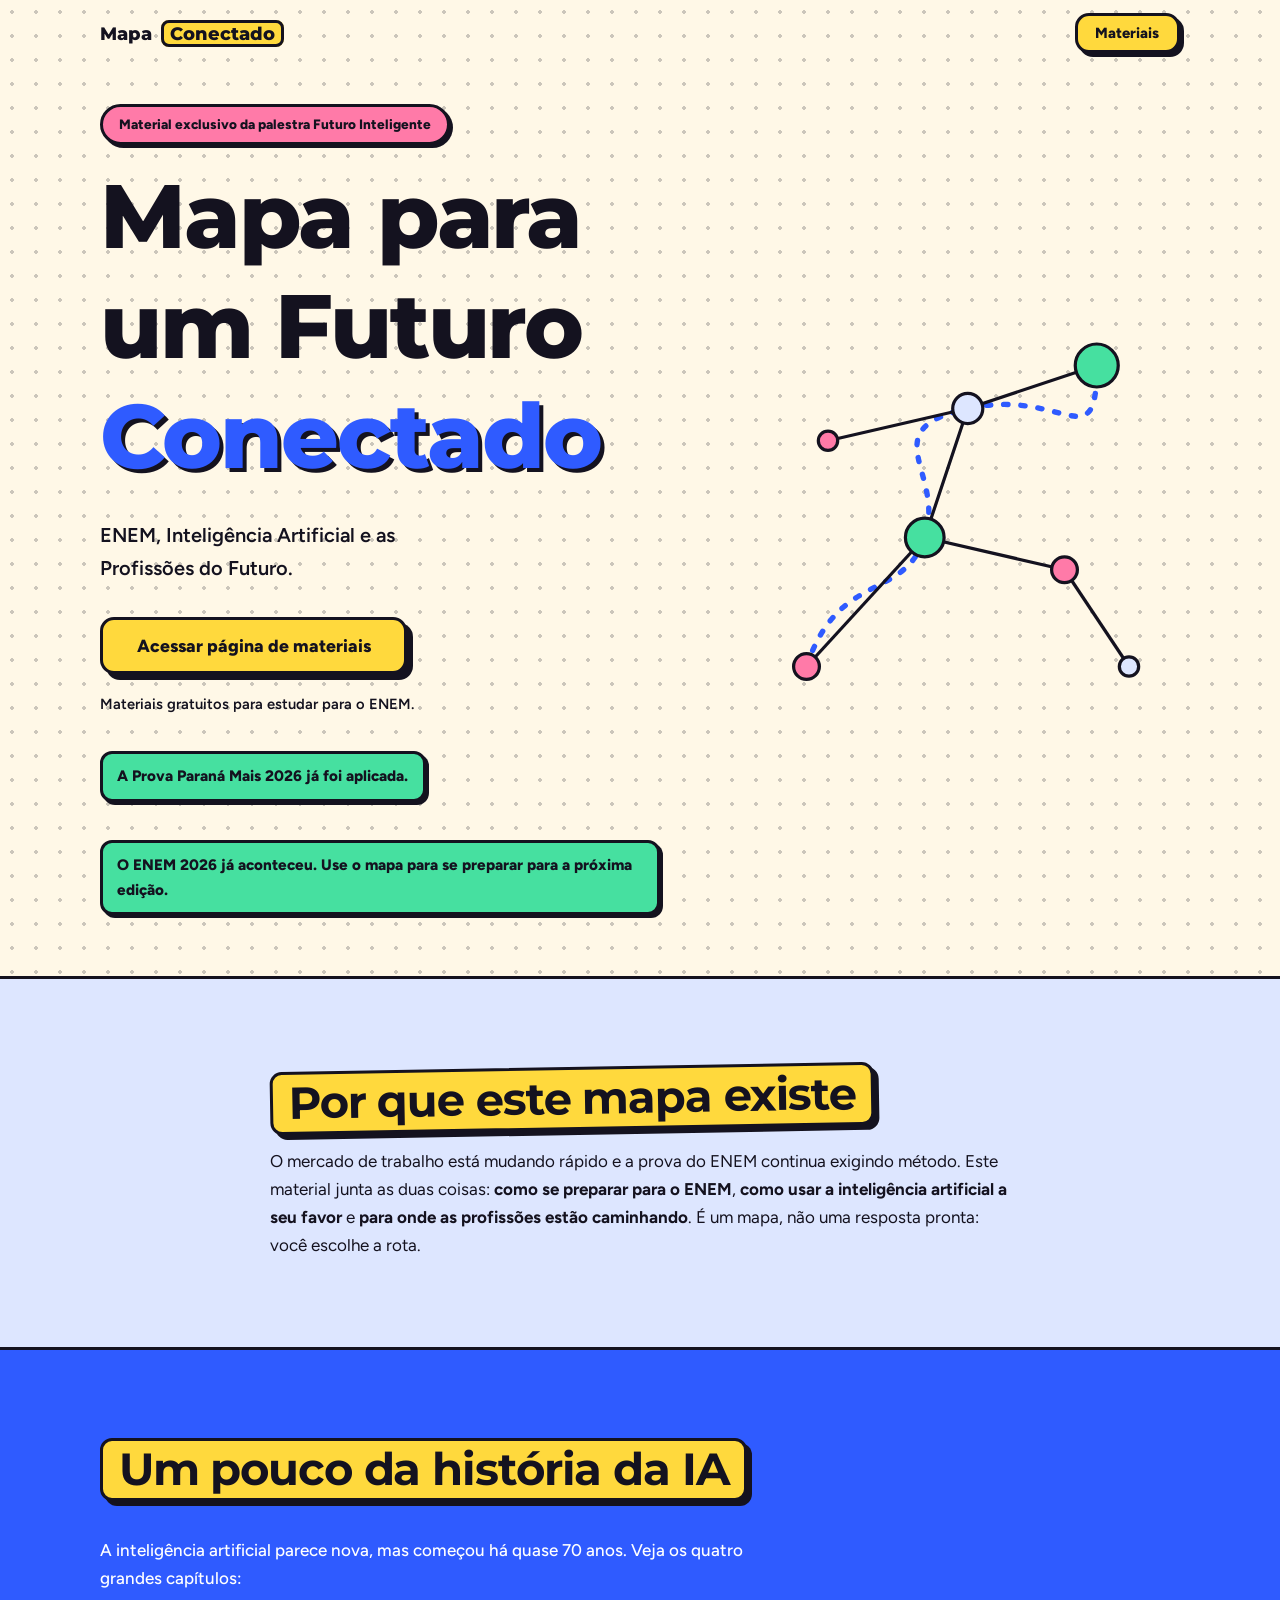
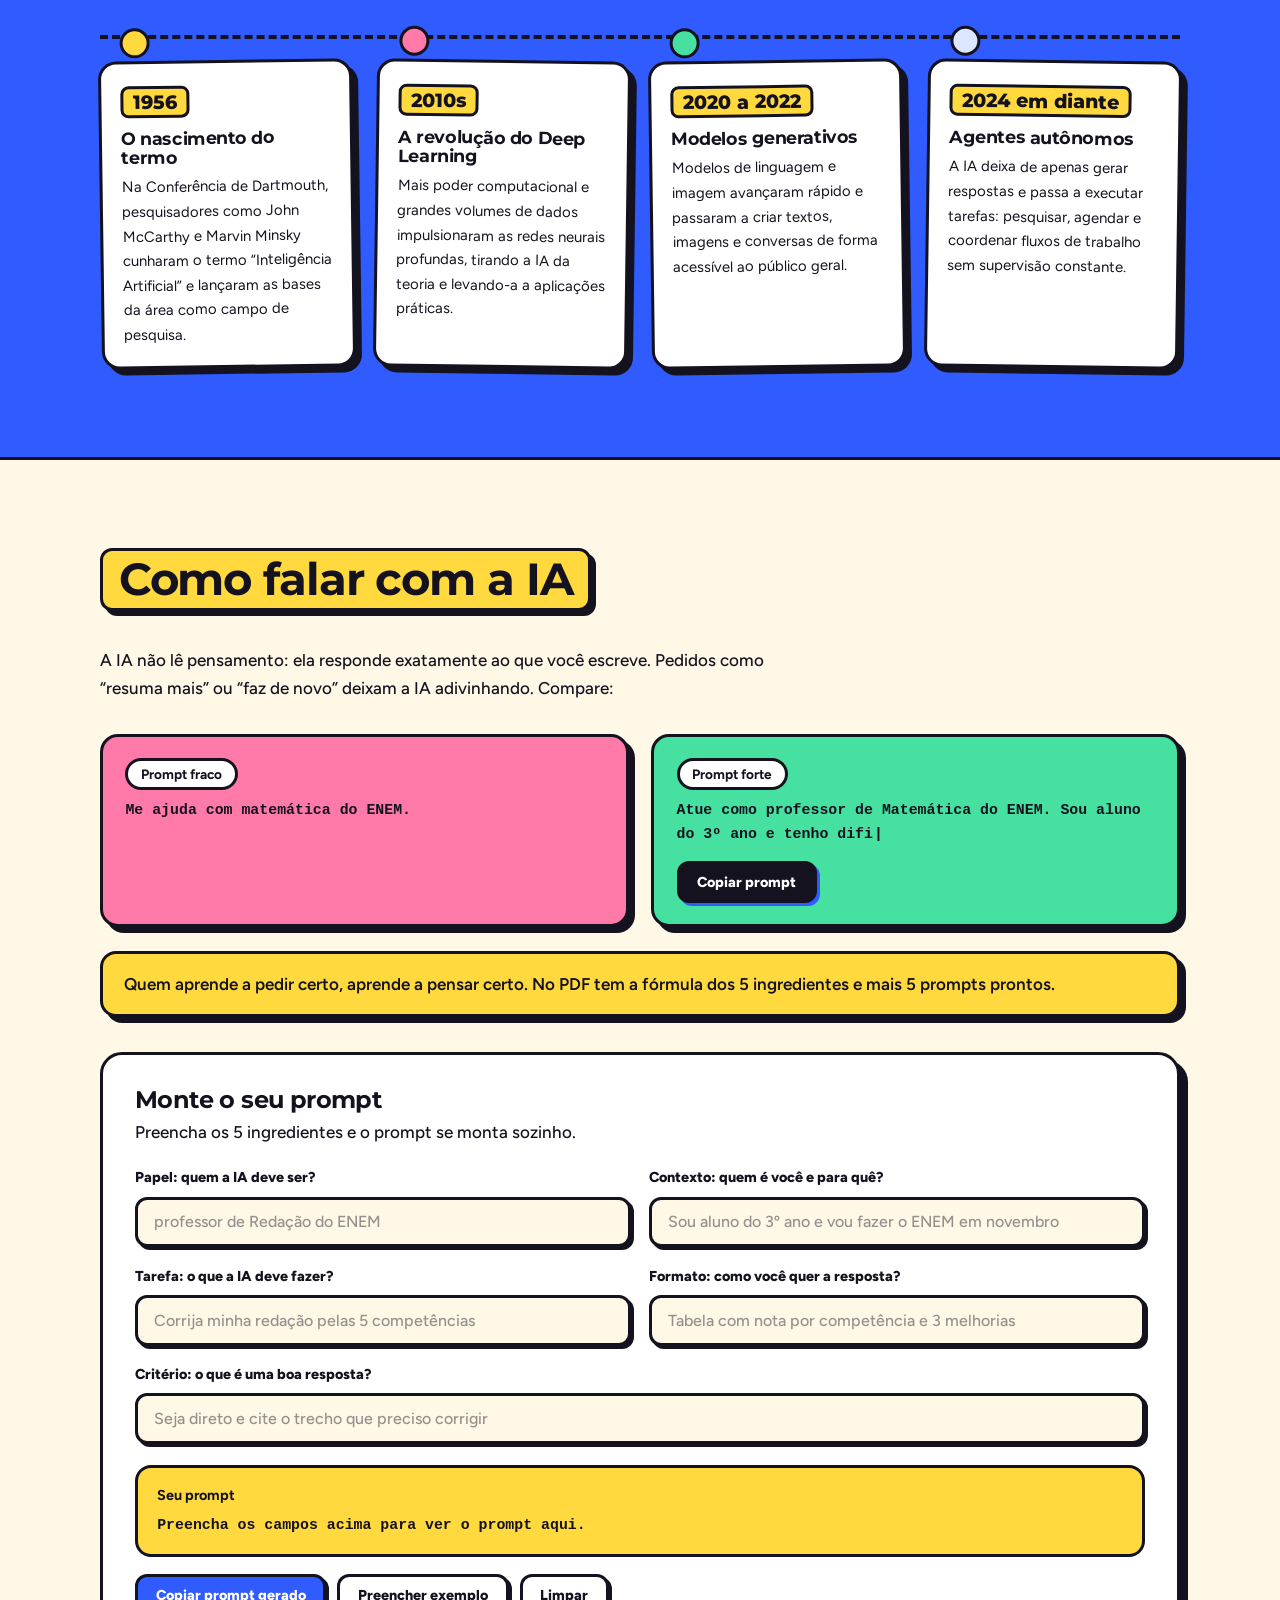
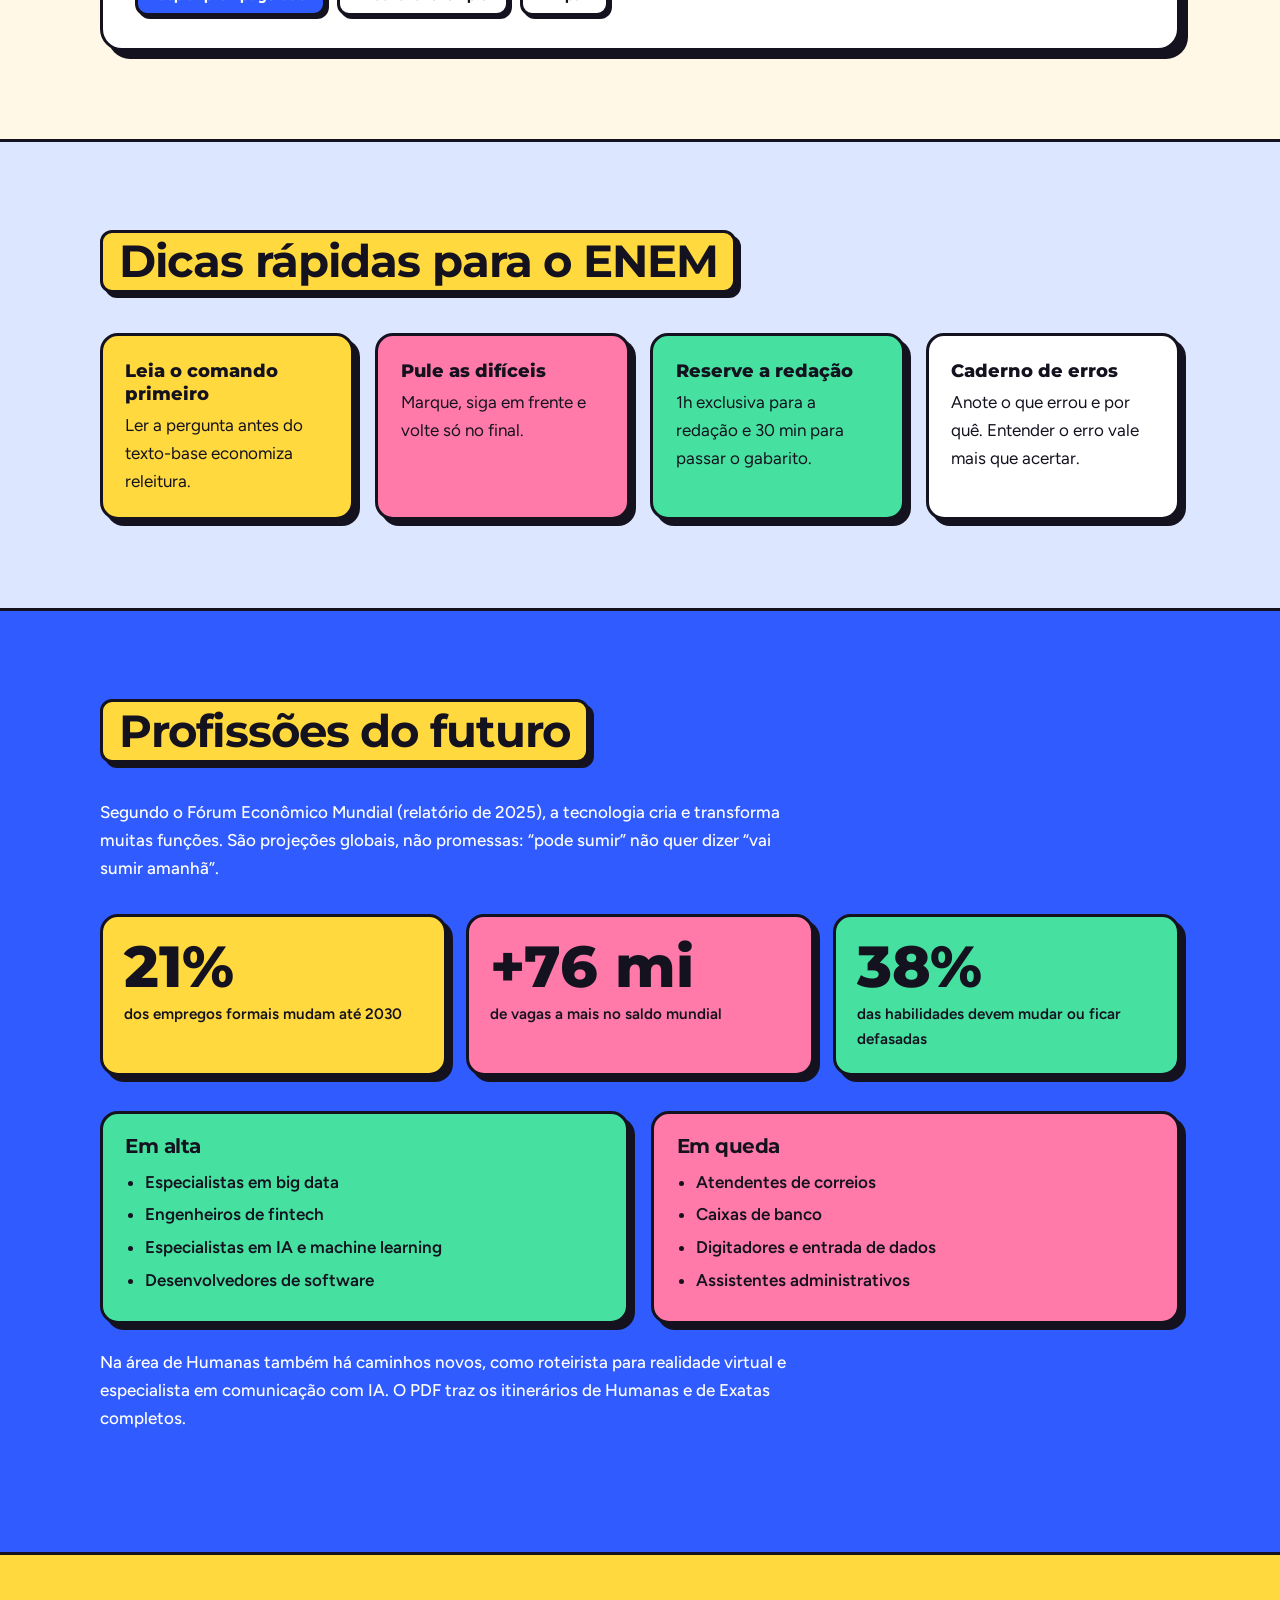
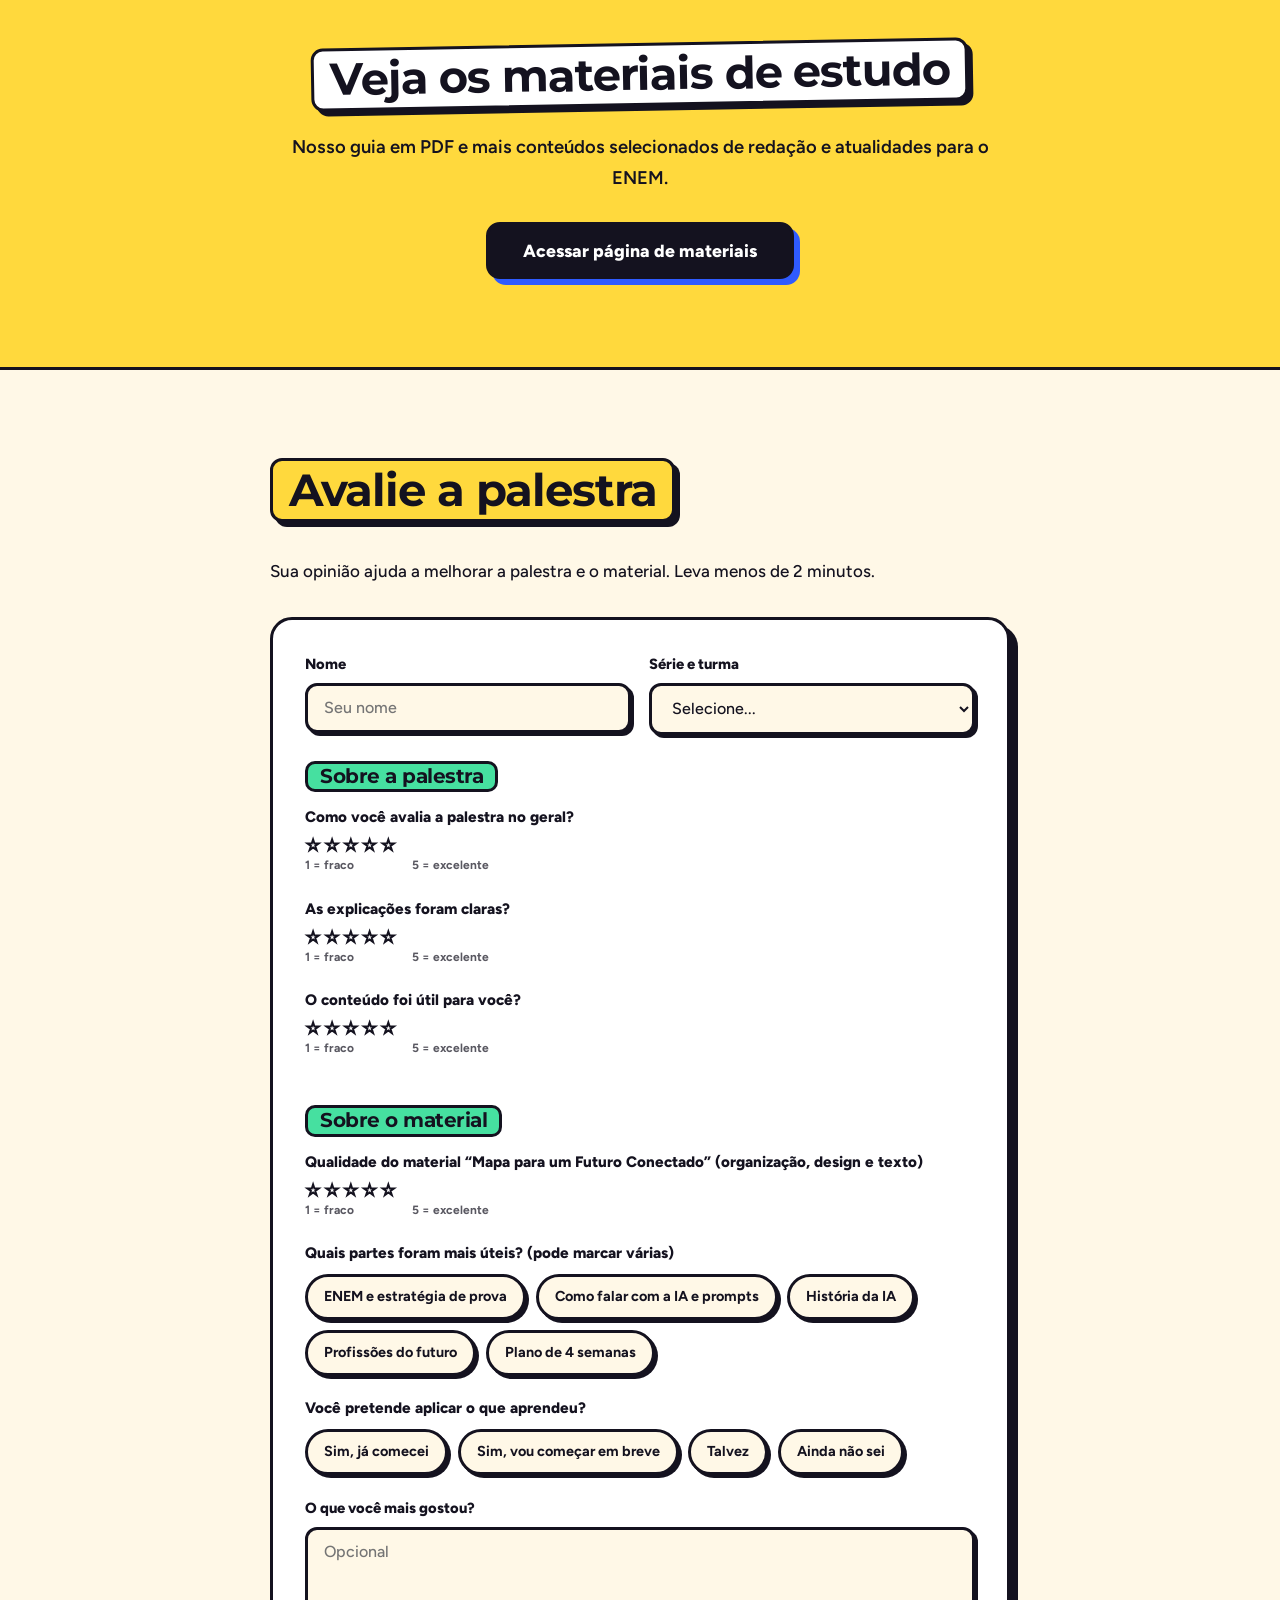
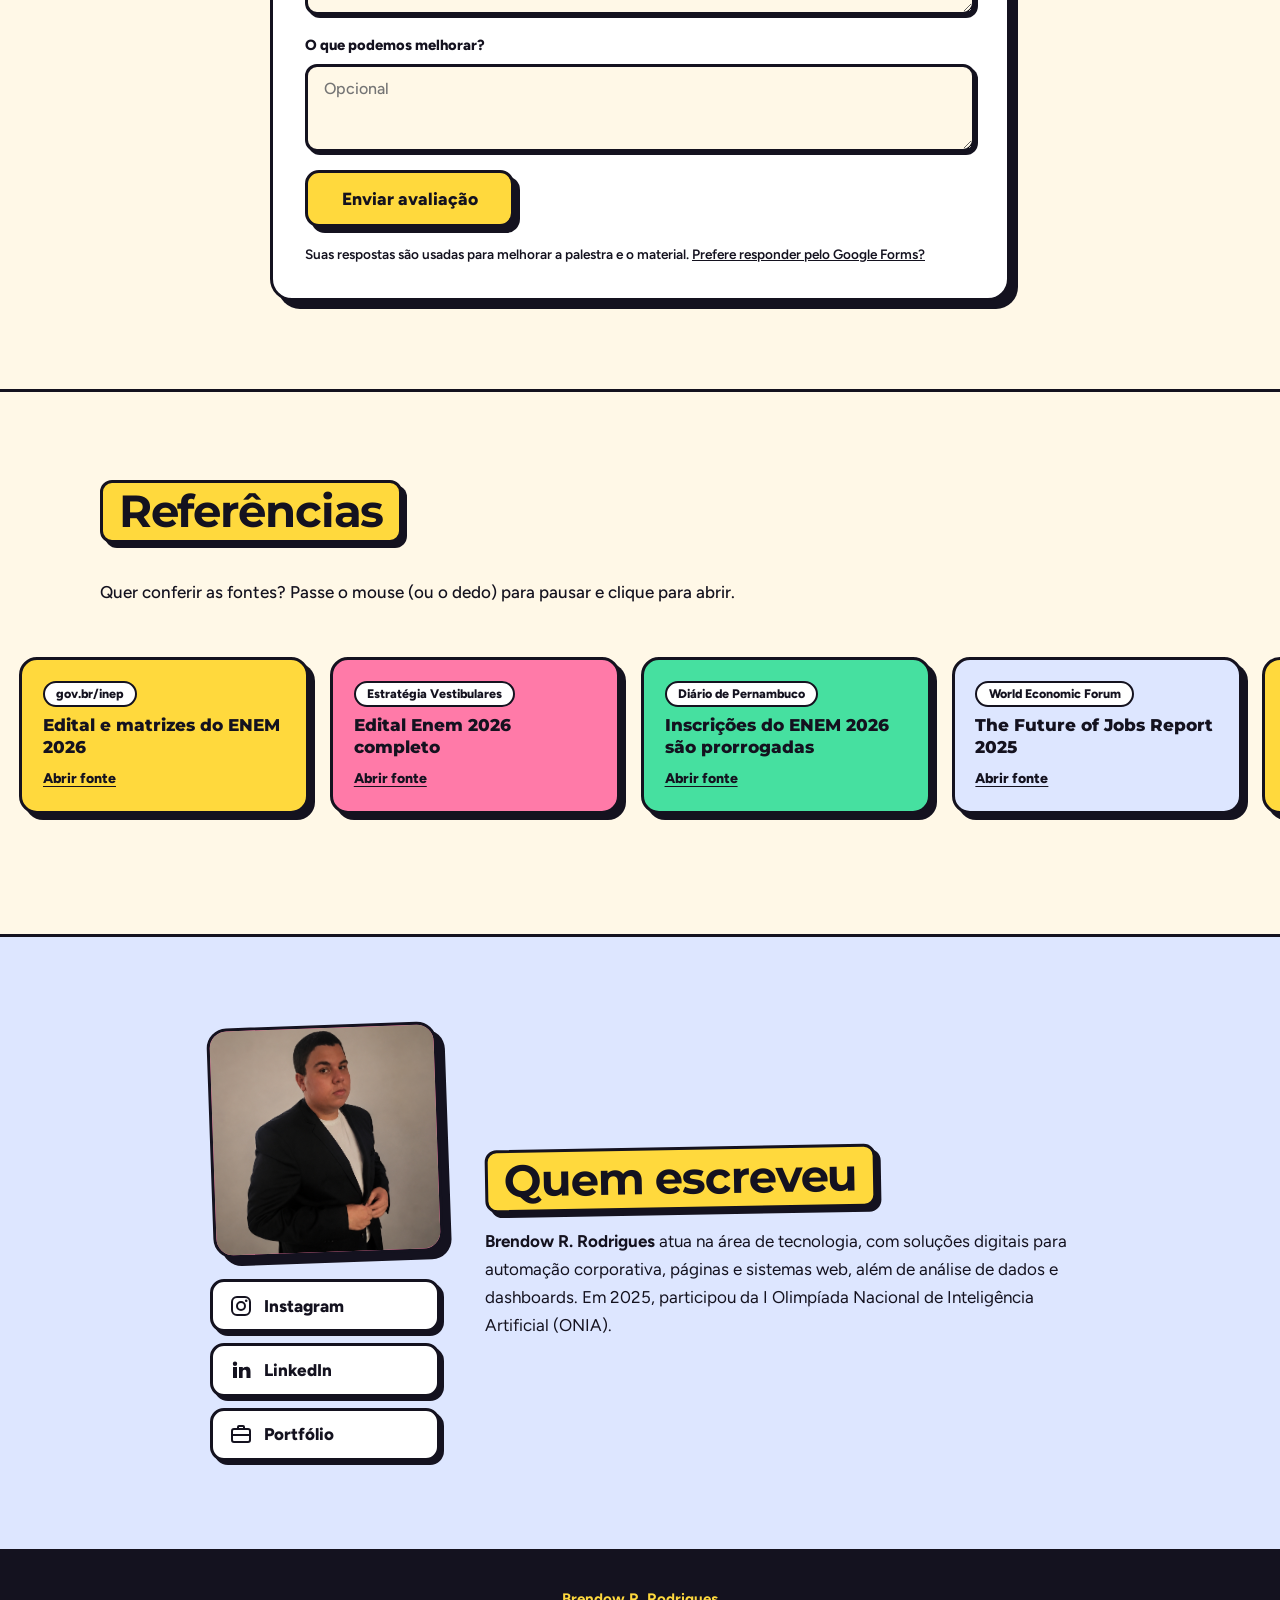
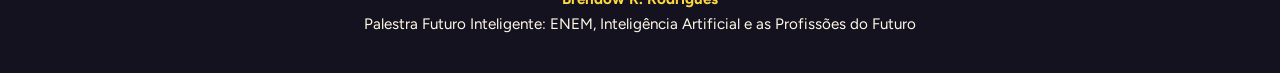
<file: index.html>
<!DOCTYPE html>
<html lang="pt-BR">
<head>
<meta charset="utf-8">
<meta name="viewport" content="width=device-width, initial-scale=1">
<title>Mapa para um Futuro Conectado | Baixe o PDF</title>
<meta name="description" content="Material exclusivo da palestra Futuro Inteligente: ENEM, inteligência artificial e as profissões do futuro. Baixe o PDF.">
<meta name="theme-color" content="#0E1138">
<link rel="canonical" href="https://mapa-para-um-futuro-conectado.vercel.app/">
<meta property="og:type" content="website">
<meta property="og:locale" content="pt_BR">
<meta property="og:site_name" content="Mapa para um Futuro Conectado">
<meta property="og:title" content="Mapa para um Futuro Conectado">
<meta property="og:description" content="Guia gratuito para estudantes: ENEM, inteligência artificial e as profissões do futuro. Baixe o PDF.">
<meta property="og:url" content="https://mapa-para-um-futuro-conectado.vercel.app/">
<meta property="og:image" content="https://mapa-para-um-futuro-conectado.vercel.app/assets/img/og-image.png">
<meta property="og:image:width" content="1200">
<meta property="og:image:height" content="630">
<meta property="og:image:alt" content="Capa do Mapa para um Futuro Conectado: ENEM, Inteligência Artificial e as Profissões do Futuro">
<meta name="twitter:card" content="summary_large_image">
<meta name="twitter:title" content="Mapa para um Futuro Conectado">
<meta name="twitter:description" content="Guia gratuito para estudantes: ENEM, inteligência artificial e as profissões do futuro.">
<meta name="twitter:image" content="https://mapa-para-um-futuro-conectado.vercel.app/assets/img/og-image.png">
<link rel="icon" type="image/svg+xml" href="data:image/svg+xml,<svg xmlns='http://www.w3.org/2000/svg' viewBox='0 0 64 64'><rect x='4' y='4' width='56' height='56' rx='14' fill='%23FFD93D' stroke='%2314121F' stroke-width='5'/><path d='M17 46 C25 30 35 41 41 28 S46 21 48 18' fill='none' stroke='%232F5BFF' stroke-width='5' stroke-linecap='round'/><circle cx='17' cy='46' r='7' fill='%23FF7AA8' stroke='%2314121F' stroke-width='3.5'/><circle cx='48' cy='18' r='8' fill='%2346E0A0' stroke='%2314121F' stroke-width='3.5'/></svg>">
<link rel="preconnect" href="https://fonts.googleapis.com">
<link rel="preconnect" href="https://fonts.gstatic.com" crossorigin>
<link href="https://fonts.googleapis.com/css2?family=Figtree:wght@400;600;700&family=Montserrat:wght@700;800&display=swap" rel="stylesheet">
<link rel="stylesheet" href="css/style.css">
</head>
<body>
<header id="top"><div class="wrap bar">
  <a class="logo" href="#inicio">Mapa <span>Conectado</span></a>
  <a class="btn sm" href="paginas.html">Materiais</a>
</div></header>

<main id="inicio">
<section class="hero"><div class="wrap">
  <div class="txt">
    <span class="tag rise" style="--d:0s">Material exclusivo da palestra Futuro Inteligente</span>
    <h1><span class="ln"><i style="--d:.1s">Mapa para</i></span><span class="ln"><i style="--d:.2s">um Futuro</i></span><span class="ln"><i style="--d:.3s" class="hl">Conectado</i></span></h1>
    <p class="sub rise" style="--d:.5s">ENEM, Inteligência Artificial e as Profissões do Futuro.</p>
    <div class="rise" style="--d:.65s">
      <a class="btn pulse" href="paginas.html">Acessar página de materiais</a>
      <p class="meta" id="msg" role="status">Materiais gratuitos para estudar para o ENEM.</p>
    </div>
    <div class="cds rise" style="--d:.8s">
      <div class="cd" data-start="2026-10-27T00:00:00-03:00" data-end="2026-10-29T00:00:00-03:00" data-during="A Prova Paraná Mais 2026 está acontecendo (27 e 28 de outubro)!" data-after="A Prova Paraná Mais 2026 já foi aplicada." role="timer" aria-label="Contagem regressiva para a Prova Paraná Mais 2026">
        <p class="cdt">Faltam para a Prova Paraná Mais 2026 (27 e 28 de outubro, data prevista)</p>
        <ul><li><strong data-u="d">--</strong>dias</li><li><strong data-u="h">--</strong>horas</li><li><strong data-u="m">--</strong>min</li><li><strong data-u="s">--</strong>seg</li></ul>
      </div>
      <div class="cd" data-start="2026-11-08T13:30:00-03:00" data-end="2026-11-16T00:00:00-03:00" data-during="O ENEM 2026 está acontecendo (8 e 15 de novembro)!" data-after="O ENEM 2026 já aconteceu. Use o mapa para se preparar para a próxima edição." role="timer" aria-label="Contagem regressiva para o ENEM 2026">
        <p class="cdt">Faltam para o ENEM 2026 (8 e 15 de novembro, 13h30)</p>
        <ul><li><strong data-u="d">--</strong>dias</li><li><strong data-u="h">--</strong>horas</li><li><strong data-u="m">--</strong>min</li><li><strong data-u="s">--</strong>seg</li></ul>
      </div>
    </div>
  </div>
  <svg class="net" viewBox="0 0 400 400" role="img" aria-label="Rota ligando pontos conectados">
    <path class="route" d="M60 340 C 90 250, 150 280, 170 220 S 120 120, 210 100 S 330 150, 330 60" />
    <g class="lines"><line x1="60" y1="340" x2="170" y2="220"/><line x1="170" y1="220" x2="210" y2="100"/><line x1="210" y1="100" x2="330" y2="60"/><line x1="170" y1="220" x2="300" y2="250"/><line x1="300" y1="250" x2="360" y2="340"/><line x1="210" y1="100" x2="80" y2="130"/></g>
    <g class="nd"><circle cx="60" cy="340" r="12"/><circle cx="170" cy="220" r="18" class="big"/><circle cx="210" cy="100" r="14"/><circle cx="330" cy="60" r="20" class="big"/><circle cx="300" cy="250" r="12"/><circle cx="360" cy="340" r="9"/><circle cx="80" cy="130" r="9"/></g>
  </svg>
</div></section>

<section class="sec light" id="porque"><div class="wrap narrow rv">
  <h2>Por que este mapa existe</h2>
  <p>O mercado de trabalho está mudando rápido e a prova do ENEM continua exigindo método. Este material junta as duas coisas: <b>como se preparar para o ENEM</b>, <b>como usar a inteligência artificial a seu favor</b> e <b>para onde as profissões estão caminhando</b>. É um mapa, não uma resposta pronta: você escolhe a rota.</p>
</div></section>

<section class="sec dark" id="historia"><div class="wrap">
  <h2 class="rv">Um pouco da história da IA</h2>
  <p class="lead rv">A inteligência artificial parece nova, mas começou há quase 70 anos. Veja os quatro grandes capítulos:</p>
  <ol class="tl">
    <li class="rv" style="--d:0s"><span>1956</span><h3>O nascimento do termo</h3><p>Na Conferência de Dartmouth, pesquisadores como John McCarthy e Marvin Minsky cunharam o termo &ldquo;Inteligência Artificial&rdquo; e lançaram as bases da área como campo de pesquisa.</p></li>
    <li class="rv" style="--d:.12s"><span>2010s</span><h3>A revolução do Deep Learning</h3><p>Mais poder computacional e grandes volumes de dados impulsionaram as redes neurais profundas, tirando a IA da teoria e levando-a a aplicações práticas.</p></li>
    <li class="rv" style="--d:.24s"><span>2020 a 2022</span><h3>Modelos generativos</h3><p>Modelos de linguagem e imagem avançaram rápido e passaram a criar textos, imagens e conversas de forma acessível ao público geral.</p></li>
    <li class="rv" style="--d:.36s"><span>2024 em diante</span><h3>Agentes autônomos</h3><p>A IA deixa de apenas gerar respostas e passa a executar tarefas: pesquisar, agendar e coordenar fluxos de trabalho sem supervisão constante.</p></li>
  </ol>
</div></section>

<section class="sec" id="ia"><div class="wrap">
  <h2 class="rv">Como falar com a IA</h2>
  <p class="lead rv">A IA não lê pensamento: ela responde exatamente ao que você escreve. Pedidos como &ldquo;resuma mais&rdquo; ou &ldquo;faz de novo&rdquo; deixam a IA adivinhando. Compare:</p>
  <div class="two">
    <div class="pr bad rv"><b>Prompt fraco</b><p>Me ajuda com matemática do ENEM.</p></div>
    <div class="pr good rv" style="--d:.12s"><b>Prompt forte</b><p id="pf">Atue como professor de Matemática do ENEM. Sou aluno do 3º ano e tenho dificuldade em porcentagem. Explique o conceito em 5 linhas, com um exemplo do dia a dia, e depois me dê 3 questões, uma por vez. Só mostre o gabarito depois que eu responder.</p><button class="cp" type="button" id="cp">Copiar prompt</button></div>
  </div>
  <p class="note rv">Quem aprende a pedir certo, aprende a pensar certo. No PDF tem a fórmula dos 5 ingredientes e mais 5 prompts prontos.</p>
  <div class="gen rv" id="gen">
    <h3>Monte o seu prompt</h3>
    <p class="gl">Preencha os 5 ingredientes e o prompt se monta sozinho.</p>
    <div class="gf">
      <label>Papel: quem a IA deve ser?<input id="g-papel" type="text" placeholder="professor de Redação do ENEM" autocomplete="off"></label>
      <label>Contexto: quem é você e para quê?<input id="g-ctx" type="text" placeholder="Sou aluno do 3º ano e vou fazer o ENEM em novembro" autocomplete="off"></label>
      <label>Tarefa: o que a IA deve fazer?<input id="g-tarefa" type="text" placeholder="Corrija minha redação pelas 5 competências" autocomplete="off"></label>
      <label>Formato: como você quer a resposta?<input id="g-fmt" type="text" placeholder="Tabela com nota por competência e 3 melhorias" autocomplete="off"></label>
      <label class="full">Critério: o que é uma boa resposta?<input id="g-crit" type="text" placeholder="Seja direto e cite o trecho que preciso corrigir" autocomplete="off"></label>
    </div>
    <div class="go-out"><b>Seu prompt</b><p id="g-out" aria-live="polite">Preencha os campos acima para ver o prompt aqui.</p></div>
    <div class="gb"><button class="cp" type="button" id="g-copy">Copiar prompt gerado</button><button class="cp alt" type="button" id="g-ex">Preencher exemplo</button><button class="cp alt" type="button" id="g-clr">Limpar</button></div>
  </div>
</div></section>

<section class="sec light" id="enem"><div class="wrap">
  <h2 class="rv">Dicas rápidas para o ENEM</h2>
  <ul class="cards">
    <li class="rv" style="--d:0s"><b>Leia o comando primeiro</b>Ler a pergunta antes do texto-base economiza releitura.</li>
    <li class="rv" style="--d:.1s"><b>Pule as difíceis</b>Marque, siga em frente e volte só no final.</li>
    <li class="rv" style="--d:.2s"><b>Reserve a redação</b>1h exclusiva para a redação e 30 min para passar o gabarito.</li>
    <li class="rv" style="--d:.3s"><b>Caderno de erros</b>Anote o que errou e por quê. Entender o erro vale mais que acertar.</li>
  </ul>
</div></section>

<section class="sec dark" id="empregos"><div class="wrap">
  <h2 class="rv">Profissões do futuro</h2>
  <p class="lead rv">Segundo o Fórum Econômico Mundial (relatório de 2025), a tecnologia cria e transforma muitas funções. São projeções globais, não promessas: &ldquo;pode sumir&rdquo; não quer dizer &ldquo;vai sumir amanhã&rdquo;.</p>
  <ul class="stats">
    <li class="rv"><strong><span data-count="22">0</span>%</strong>dos empregos formais mudam até 2030</li>
    <li class="rv" style="--d:.1s"><strong>+<span data-count="78">0</span> mi</strong>de vagas a mais no saldo mundial</li>
    <li class="rv" style="--d:.2s"><strong><span data-count="39">0</span>%</strong>das habilidades devem mudar ou ficar defasadas</li>
  </ul>
  <div class="two">
    <div class="box up rv"><h3>Em alta</h3><ul><li>Especialistas em big data</li><li>Engenheiros de fintech</li><li>Especialistas em IA e machine learning</li><li>Desenvolvedores de software</li></ul></div>
    <div class="box down rv" style="--d:.12s"><h3>Em queda</h3><ul><li>Atendentes de correios</li><li>Caixas de banco</li><li>Digitadores e entrada de dados</li><li>Assistentes administrativos</li></ul></div>
  </div>
  <p class="lead rv" style="margin-top:1.5rem">Na área de Humanas também há caminhos novos, como roteirista para realidade virtual e especialista em comunicação com IA. O PDF traz os itinerários de Humanas e de Exatas completos.</p>
</div></section>

<section class="sec cta" id="baixar"><div class="wrap narrow rv">
  <h2>Veja os materiais de estudo</h2>
  <p>Nosso guia em PDF e mais conteúdos selecionados de redação e atualidades para o ENEM.</p>
  <a class="btn pulse" href="paginas.html">Acessar página de materiais</a>
</div></section>

<section class="sec" id="avaliar"><div class="wrap narrow">
  <h2 class="rv">Avalie a palestra</h2>
  <p class="lead rv">Sua opinião ajuda a melhorar a palestra e o material. Leva menos de 2 minutos.</p>
  <form class="fm rv" id="aval" novalidate>
    <div class="fg">
      <label>Nome<input type="text" name="nome" autocomplete="name" placeholder="Seu nome"></label>
      <label>Série e turma<select name="serie"><option value="">Selecione...</option><option value="3º ano, turma A">3º ano, turma A</option><option value="3º ano, turma B">3º ano, turma B</option><option value="3º ano, turma C">3º ano, turma C</option></select></label>
    </div>
    <h3>Sobre a palestra</h3>
      <fieldset class="rt" data-req="geral"><legend>Como você avalia a palestra no geral?</legend><div class="stars"><input type="radio" name="geral" id="geral5" value="5"><label for="geral5" title="5 de 5"><span class="sr">5 de 5</span>&#9733;</label><input type="radio" name="geral" id="geral4" value="4"><label for="geral4" title="4 de 5"><span class="sr">4 de 5</span>&#9733;</label><input type="radio" name="geral" id="geral3" value="3"><label for="geral3" title="3 de 5"><span class="sr">3 de 5</span>&#9733;</label><input type="radio" name="geral" id="geral2" value="2"><label for="geral2" title="2 de 5"><span class="sr">2 de 5</span>&#9733;</label><input type="radio" name="geral" id="geral1" value="1"><label for="geral1" title="1 de 5"><span class="sr">1 de 5</span>&#9733;</label></div><p class="eh"><span>1 = fraco</span><span>5 = excelente</span></p></fieldset>
      <fieldset class="rt" data-req="clareza"><legend>As explicações foram claras?</legend><div class="stars"><input type="radio" name="clareza" id="clareza5" value="5"><label for="clareza5" title="5 de 5"><span class="sr">5 de 5</span>&#9733;</label><input type="radio" name="clareza" id="clareza4" value="4"><label for="clareza4" title="4 de 5"><span class="sr">4 de 5</span>&#9733;</label><input type="radio" name="clareza" id="clareza3" value="3"><label for="clareza3" title="3 de 5"><span class="sr">3 de 5</span>&#9733;</label><input type="radio" name="clareza" id="clareza2" value="2"><label for="clareza2" title="2 de 5"><span class="sr">2 de 5</span>&#9733;</label><input type="radio" name="clareza" id="clareza1" value="1"><label for="clareza1" title="1 de 5"><span class="sr">1 de 5</span>&#9733;</label></div><p class="eh"><span>1 = fraco</span><span>5 = excelente</span></p></fieldset>
      <fieldset class="rt" data-req="util"><legend>O conteúdo foi útil para você?</legend><div class="stars"><input type="radio" name="util" id="util5" value="5"><label for="util5" title="5 de 5"><span class="sr">5 de 5</span>&#9733;</label><input type="radio" name="util" id="util4" value="4"><label for="util4" title="4 de 5"><span class="sr">4 de 5</span>&#9733;</label><input type="radio" name="util" id="util3" value="3"><label for="util3" title="3 de 5"><span class="sr">3 de 5</span>&#9733;</label><input type="radio" name="util" id="util2" value="2"><label for="util2" title="2 de 5"><span class="sr">2 de 5</span>&#9733;</label><input type="radio" name="util" id="util1" value="1"><label for="util1" title="1 de 5"><span class="sr">1 de 5</span>&#9733;</label></div><p class="eh"><span>1 = fraco</span><span>5 = excelente</span></p></fieldset>

    <h3>Sobre o material</h3>
      <fieldset class="rt" data-req="material"><legend>Qualidade do material &ldquo;Mapa para um Futuro Conectado&rdquo; (organização, design e texto)</legend><div class="stars"><input type="radio" name="material" id="material5" value="5"><label for="material5" title="5 de 5"><span class="sr">5 de 5</span>&#9733;</label><input type="radio" name="material" id="material4" value="4"><label for="material4" title="4 de 5"><span class="sr">4 de 5</span>&#9733;</label><input type="radio" name="material" id="material3" value="3"><label for="material3" title="3 de 5"><span class="sr">3 de 5</span>&#9733;</label><input type="radio" name="material" id="material2" value="2"><label for="material2" title="2 de 5"><span class="sr">2 de 5</span>&#9733;</label><input type="radio" name="material" id="material1" value="1"><label for="material1" title="1 de 5"><span class="sr">1 de 5</span>&#9733;</label></div><p class="eh"><span>1 = fraco</span><span>5 = excelente</span></p></fieldset>

      <fieldset class="rt"><legend>Quais partes foram mais úteis? (pode marcar várias)</legend><div class="opts"><label class="ck"><input type="checkbox" name="partes" value="ENEM e estratégia de prova"><span>ENEM e estratégia de prova</span></label><label class="ck"><input type="checkbox" name="partes" value="Como falar com a IA e prompts"><span>Como falar com a IA e prompts</span></label><label class="ck"><input type="checkbox" name="partes" value="História da IA"><span>História da IA</span></label><label class="ck"><input type="checkbox" name="partes" value="Profissões do futuro"><span>Profissões do futuro</span></label><label class="ck"><input type="checkbox" name="partes" value="Plano de 4 semanas"><span>Plano de 4 semanas</span></label></div></fieldset>
      <fieldset class="rt"><legend>Você pretende aplicar o que aprendeu?</legend><div class="opts"><label class="ck"><input type="radio" name="uso" value="Sim, já comecei"><span>Sim, já comecei</span></label><label class="ck"><input type="radio" name="uso" value="Sim, vou começar em breve"><span>Sim, vou começar em breve</span></label><label class="ck"><input type="radio" name="uso" value="Talvez"><span>Talvez</span></label><label class="ck"><input type="radio" name="uso" value="Ainda não sei"><span>Ainda não sei</span></label></div></fieldset>
    <label class="ta">O que você mais gostou?<textarea name="gostou" rows="3" placeholder="Opcional"></textarea></label>
    <label class="ta">O que podemos melhorar?<textarea name="melhorar" rows="3" placeholder="Opcional"></textarea></label>
    <button class="btn" type="submit" id="aval-btn">Enviar avaliação</button>
    <p class="fst" id="aval-st" role="status" aria-live="polite"></p>
    <p class="fnote">Suas respostas são usadas para melhorar a palestra e o material. <a id="aval-link" href="#" target="_blank" rel="noopener" hidden>Prefere responder pelo Google Forms?</a></p>
  </form>
</div></section>

<section class="sec" id="refs"><div class="wrap">
  <h2 class="rv">Referências</h2>
  <p class="lead rv">Quer conferir as fontes? Passe o mouse (ou o dedo) para pausar e clique para abrir.</p>
</div>
<div class="marq" id="marq" aria-label="Carrossel de referências">
  <div class="trk">
    <a href="https://www.gov.br/inep/pt-br/areas-de-atuacao/avaliacao-e-exames-educacionais/enem" target="_blank" rel="noopener"><small>gov.br/inep</small><b>Edital e matrizes do ENEM 2026</b><em>Abrir fonte</em></a>
    <a href="https://vestibulares.estrategia.com/portal/noticias/edital-enem-2026-completo-datas-inscricoes-provas-e-resultado/" target="_blank" rel="noopener"><small>Estratégia Vestibulares</small><b>Edital Enem 2026 completo</b><em>Abrir fonte</em></a>
    <a href="https://www.diariodepernambuco.com.br/brasil/2026/06/11715901-inscricoes-para-o-enem-2026-sao-prorrogadas-veja-nova-data.html" target="_blank" rel="noopener"><small>Diário de Pernambuco</small><b>Inscrições do ENEM 2026 são prorrogadas</b><em>Abrir fonte</em></a>
    <a href="https://www.weforum.org/publications/the-future-of-jobs-report-2025/" target="_blank" rel="noopener"><small>World Economic Forum</small><b>The Future of Jobs Report 2025</b><em>Abrir fonte</em></a>
    <a href="https://platform.claude.com/docs/en/build-with-claude/prompt-engineering/be-clear-and-direct" target="_blank" rel="noopener"><small>Anthropic</small><b>Prompt engineering: seja claro e direto</b><em>Abrir fonte</em></a>
    <a href="https://jmc.stanford.edu/articles/dartmouth/dartmouth.pdf" target="_blank" rel="noopener"><small>McCarthy et al., 1955</small><b>Proposta do projeto de Dartmouth sobre IA</b><em>Abrir fonte</em></a>
    <a href="https://www.nature.com/articles/nature14539" target="_blank" rel="noopener"><small>Nature, 2015</small><b>Deep learning (LeCun, Bengio, Hinton)</b><em>Abrir fonte</em></a>
    <a href="https://arxiv.org/abs/1706.03762" target="_blank" rel="noopener"><small>arXiv, 2017</small><b>Attention Is All You Need</b><em>Abrir fonte</em></a>
  </div>
</div></section>

<section class="sec light" id="autor"><div class="wrap author rv">
  <div class="pcol">
    <div class="photo"><span aria-hidden="true">BR</span><img src="assets/img/brendow.png" alt="Foto de Brendow R. Rodrigues" onerror="this.remove()"></div>
    <ul class="soc">
      <li><a href="https://instagram.com/brendown.png" target="_blank" rel="noopener"><svg viewBox="0 0 24 24" aria-hidden="true"><rect x="3" y="3" width="18" height="18" rx="5" fill="none" stroke="currentColor" stroke-width="2"/><circle cx="12" cy="12" r="4" fill="none" stroke="currentColor" stroke-width="2"/><circle cx="17.2" cy="6.8" r="1.3" fill="currentColor"/></svg>Instagram</a></li>
      <li><a href="https://www.linkedin.com/in/brendow-rodrigues-360b172a6" target="_blank" rel="noopener"><svg viewBox="0 0 24 24" aria-hidden="true"><path fill="currentColor" d="M4 9h4v11H4zM6 3.5a2.2 2.2 0 1 1 0 4.4 2.2 2.2 0 0 1 0-4.4zM10 9h3.8v1.6c.6-1 1.9-1.9 3.7-1.9 3.4 0 4 2.2 4 5.1V20h-4v-5.4c0-1.3 0-2.9-1.8-2.9s-2.1 1.4-2.1 2.8V20h-3.6z"/></svg>LinkedIn</a></li>
      <li><a href="https://devbrendown.vercel.app" target="_blank" rel="noopener"><svg viewBox="0 0 24 24" aria-hidden="true"><rect x="3" y="7" width="18" height="13" rx="2" fill="none" stroke="currentColor" stroke-width="2"/><path d="M9 7V5a1 1 0 0 1 1-1h4a1 1 0 0 1 1 1v2M3 13h18" fill="none" stroke="currentColor" stroke-width="2"/></svg>Portfólio</a></li>
    </ul>
  </div>
  <div>
    <h2>Quem escreveu</h2>
    <p><b>Brendow R. Rodrigues</b> atua na área de tecnologia, com soluções digitais para automação corporativa, páginas e sistemas web, além de análise de dados e dashboards. Em 2025, participou da I Olimpíada Nacional de Inteligência Artificial (ONIA).</p>
  </div>
</div></section>
</main>

<footer><div class="wrap"><p><b>Brendow R. Rodrigues</b><br>Palestra Futuro Inteligente: ENEM, Inteligência Artificial e as Profissões do Futuro</p></div></footer>
<script src="js/script.js"></script>
</body>
</html>
</file>
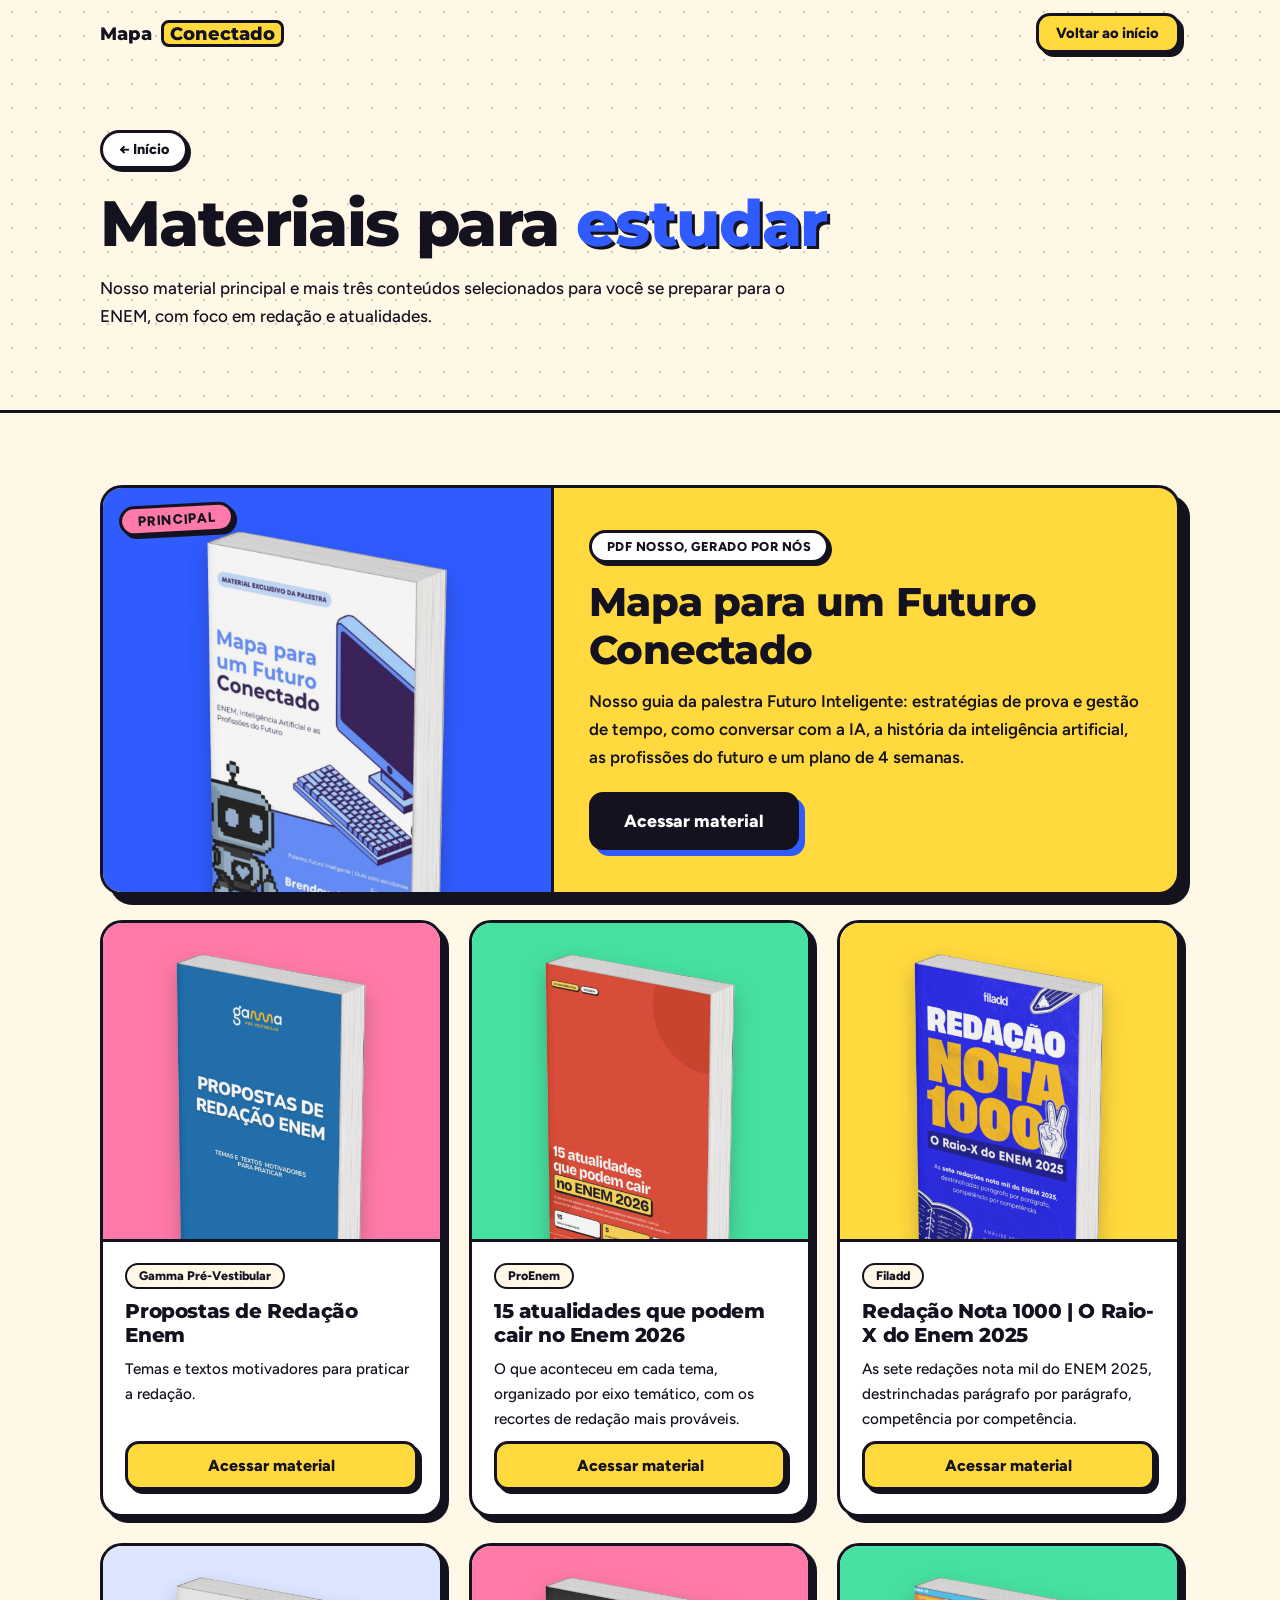
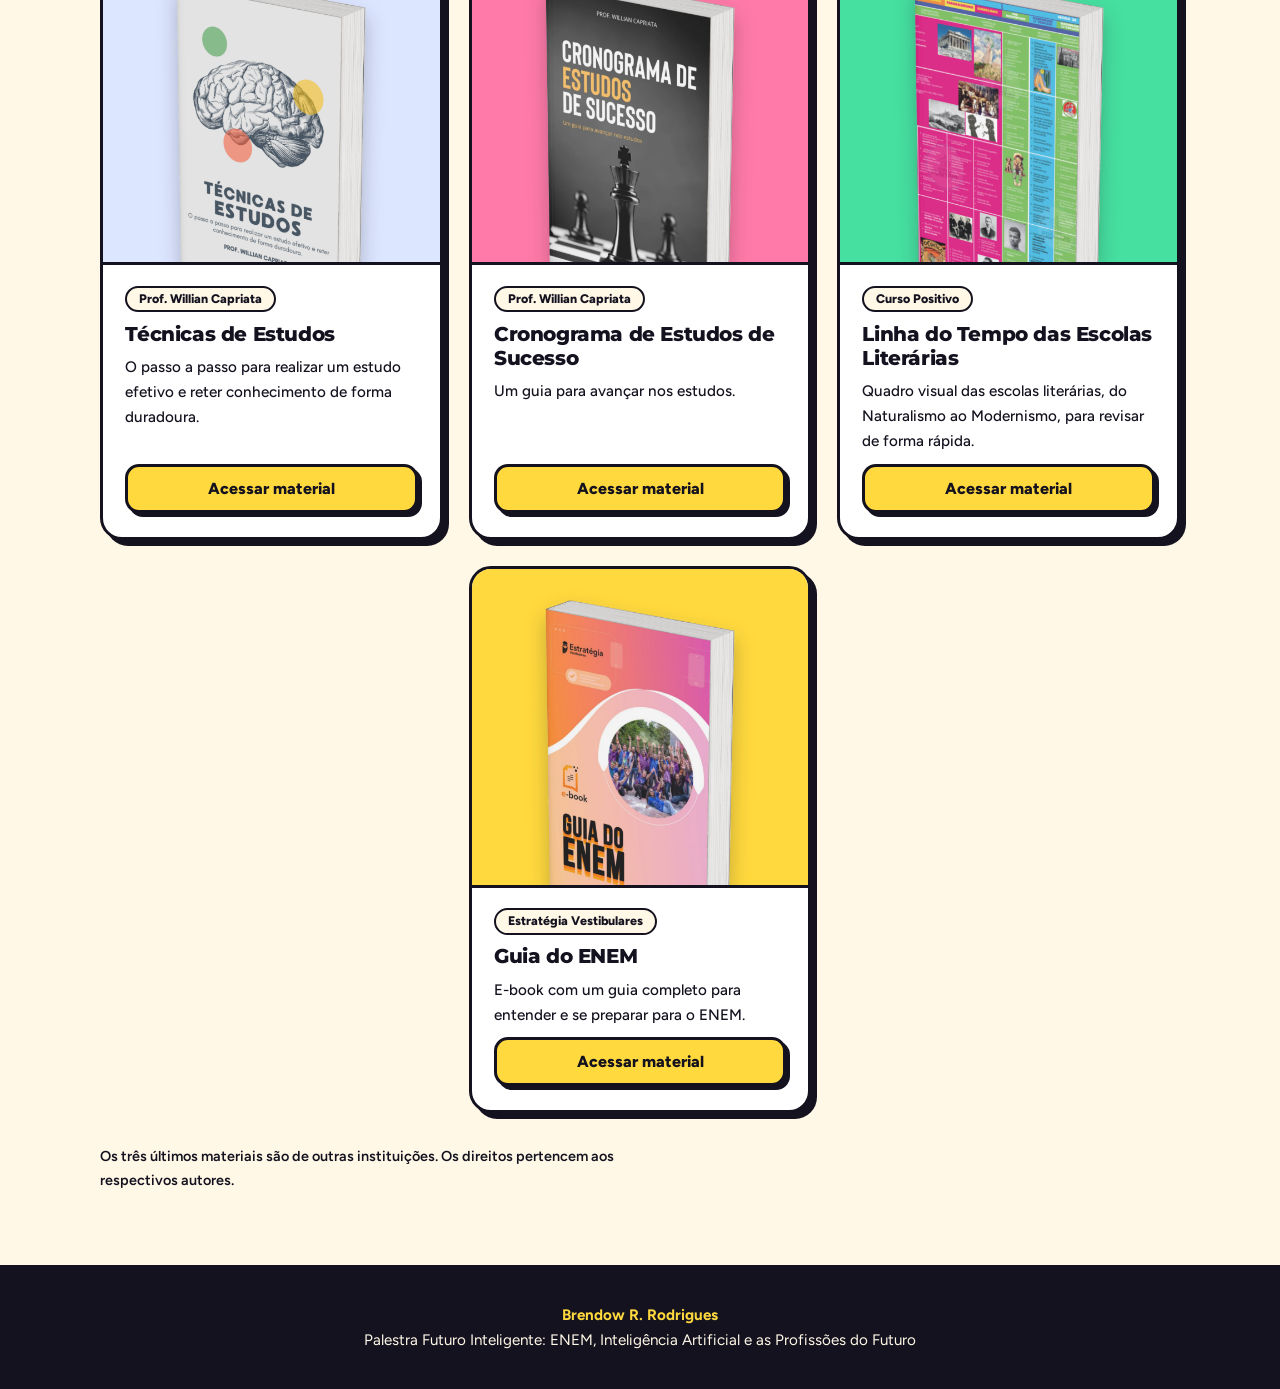
<file: paginas.html>
<!DOCTYPE html>
<html lang="pt-BR">
<head>
<meta charset="utf-8">
<meta name="viewport" content="width=device-width, initial-scale=1">
<title>Materiais | Mapa para um Futuro Conectado</title>
<meta name="description" content="Materiais para estudar para o ENEM: o Mapa para um Futuro Conectado e outros conteúdos selecionados de redação e atualidades.">
<meta name="theme-color" content="#FFF8E7">
<link rel="icon" type="image/svg+xml" href="data:image/svg+xml,<svg xmlns='http://www.w3.org/2000/svg' viewBox='0 0 64 64'><rect x='4' y='4' width='56' height='56' rx='14' fill='%23FFD93D' stroke='%2314121F' stroke-width='5'/><path d='M17 46 C25 30 35 41 41 28 S46 21 48 18' fill='none' stroke='%232F5BFF' stroke-width='5' stroke-linecap='round'/><circle cx='17' cy='46' r='7' fill='%23FF7AA8' stroke='%2314121F' stroke-width='3.5'/><circle cx='48' cy='18' r='8' fill='%2346E0A0' stroke='%2314121F' stroke-width='3.5'/></svg>">
<link rel="preconnect" href="https://fonts.googleapis.com">
<link rel="preconnect" href="https://fonts.gstatic.com" crossorigin>
<link href="https://fonts.googleapis.com/css2?family=Figtree:wght@400;600;700;800&family=Montserrat:wght@700;800&display=swap" rel="stylesheet">
<link rel="stylesheet" href="css/style.css">
<link rel="stylesheet" href="css/materiais.css">
</head>
<body>
<header id="top"><div class="wrap bar">
  <a class="logo" href="index.html">Mapa <span>Conectado</span></a>
  <a class="btn sm" href="index.html">Voltar ao início</a>
</div></header>

<main>
<section class="pg"><div class="wrap">
  <a class="crumb" href="index.html">&larr; Início</a>
  <h1>Materiais para <span>estudar</span></h1>
  <p class="lead">Nosso material principal e mais três conteúdos selecionados para você se preparar para o ENEM, com foco em redação e atualidades.</p>
</div></section>

<section class="mat"><div class="wrap">
  <div class="mgrid">

    <!-- 1) PRINCIPAL: PDF nosso -->
    <article class="mc main rv">
      <span class="ribbon">PRINCIPAL</span>
      <div class="pic"><img src="assets/img/1.png" alt="Capa do material Mapa para um Futuro Conectado" width="720" height="720"></div>
      <div class="bd">
        <div class="tags"><span class="tg">PDF nosso, gerado por nós</span></div>
        <h2>Mapa para um Futuro Conectado</h2>
        <p>Nosso guia da palestra Futuro Inteligente: estratégias de prova e gestão de tempo, como conversar com a IA, a história da inteligência artificial, as profissões do futuro e um plano de 4 semanas.</p>
        <a class="btn" href="assets/pdf/Mapa_para_um_Futuro_Conectado.pdf" target="_blank" rel="noopener">Acessar material</a>
      </div>
    </article>

    <!-- 2) Propostas de Redação ENEM -->
    <article class="mc rv" style="--d:.08s">
      <div class="pic"><img src="assets/img/3.png" alt="Capa do material Propostas de Redação ENEM" width="720" height="720" loading="lazy"></div>
      <div class="bd">
        <span class="src">Gamma Pré-Vestibular</span>
        <h2>Propostas de Redação Enem</h2>
        <p>Temas e textos motivadores para praticar a redação.</p>
        <a class="btn" href="assets/pdf/PROPOSTAS-REDAÇÃO.pdf" target="_blank" rel="noopener">Acessar material</a>
      </div>
    </article>

    <!-- 3) 15 atualidades -->
    <article class="mc rv" style="--d:.16s">
      <div class="pic"><img src="assets/img/2.png" alt="Capa do material 15 atualidades que podem cair no Enem 2026" width="720" height="720" loading="lazy"></div>
      <div class="bd">
        <span class="src">ProEnem</span>
        <h2>15 atualidades que podem cair no Enem 2026</h2>
        <p>O que aconteceu em cada tema, organizado por eixo temático, com os recortes de redação mais prováveis.</p>
        <a class="btn" href="assets/pdf/15 atualidades que podem cair no ENEM 2026 - ProENEM.pdf" target="_blank" rel="noopener">Acessar material</a>
      </div>
    </article>

    <!-- 4) Redação Nota 1000 -->
    <article class="mc rv" style="--d:.24s">
      <div class="pic"><img src="assets/img/4.png" alt="Capa do material Redação Nota 1000: O Raio-X do Enem 2025" width="720" height="720" loading="lazy"></div>
      <div class="bd">
        <span class="src">Filadd</span>
        <h2>Redação Nota 1000 | O Raio-X do Enem 2025</h2>
        <p>As sete redações nota mil do ENEM 2025, destrinchadas parágrafo por parágrafo, competência por competência.</p>
        <a class="btn" href="assets/pdf/Redação Nota 1000 O Raio-X do ENEM 2025.pdf" target="_blank" rel="noopener">Acessar material</a>
      </div>
    </article>

        <!-- 5) Técnicas de Estudos -->
    <article class="mc rv" style="--d:.08s">
      <div class="pic"><img src="assets/img/5.png" alt="Capa do material Técnicas de Estudos" width="720" height="720" loading="lazy"></div>
      <div class="bd">
        <span class="src">Prof. Willian Capriata</span>
        <h2>Técnicas de Estudos</h2>
        <p>O passo a passo para realizar um estudo efetivo e reter conhecimento de forma duradoura.</p>
        <a class="btn" href="assets/pdf/Ebook-Tecnicas-de-estudos-Capriata-Cursos.pdf" target="_blank" rel="noopener">Acessar material</a>
      </div>
    </article>

    <!-- 6) Cronograma de Estudos -->
    <article class="mc rv" style="--d:.16s">
      <div class="pic"><img src="assets/img/6.png" alt="Capa do material Cronograma de Estudos de Sucesso" width="720" height="720" loading="lazy"></div>
      <div class="bd">
        <span class="src">Prof. Willian Capriata</span>
        <h2>Cronograma de Estudos de Sucesso</h2>
        <p>Um guia para avançar nos estudos.</p>
        <a class="btn" href="assets/pdf/Ebook-Cronograma-de-estudos-Capriata-Cursos.pdf" target="_blank" rel="noopener">Acessar material</a>
      </div>
    </article>

    <!-- 7) Linha do Tempo das Escolas Literárias -->
    <article class="mc rv" style="--d:.24s">
      <div class="pic"><img src="assets/img/7.png" alt="Capa do material Linha do Tempo das Escolas Literárias" width="720" height="720" loading="lazy"></div>
      <div class="bd">
        <span class="src">Curso Positivo</span>
        <h2>Linha do Tempo das Escolas Literárias</h2>
        <p>Quadro visual das escolas literárias, do Naturalismo ao Modernismo, para revisar de forma rápida.</p>
        <a class="btn" href="assets/pdf/Ebook-Linha-do-Tempo-das-Escolas-Literarias-Cursos.pdf" target="_blank" rel="noopener">Acessar material</a>
      </div>
    </article>

    <!-- 8) Guia do ENEM -->
    <article class="mc rv" style="--d:.32s">
      <div class="pic"><img src="assets/img/8.png" alt="Capa do e-book Guia do ENEM" width="720" height="720" loading="lazy"></div>
      <div class="bd">
        <span class="src">Estratégia Vestibulares</span>
        <h2>Guia do ENEM</h2>
        <p>E-book com um guia completo para entender e se preparar para o ENEM.</p>
        <a class="btn" href="assets/pdf/Ebook-Guia-do-ENEM-Estrategia-Vestibulares.pdf" target="_blank" rel="noopener">Acessar material</a>
      </div>
    </article>

  </div>
  <p class="mnote">Os três últimos materiais são de outras instituições. Os direitos pertencem aos respectivos autores.</p>
</div></section>
</main>

<footer><div class="wrap"><p><b>Brendow R. Rodrigues</b><br>Palestra Futuro Inteligente: ENEM, Inteligência Artificial e as Profissões do Futuro</p></div></footer>
<script src="js/script.js"></script>
</body>
</html>
</file>
<file: css/style.css>
/* Design 2: papel + marcador (neo-brutalista, claro e divertido) */
:root {
    --paper: #FFF8E7;
    --ink: #14121F;
    --blue: #2F5BFF;
    --yel: #FFD93D;
    --pink: #FF7AA8;
    --mint: #46E0A0;
    --sky: #DDE6FF;
    --sh: 6px 6px 0 var(--ink);
    --b: 3px solid var(--ink)
}

* {
    box-sizing: border-box;
    margin: 0
}

html {
    scroll-behavior: smooth;
    -webkit-text-size-adjust: 100%
}

body {
    font: 17px/1.65 Figtree, "Segoe UI", system-ui, sans-serif;
    color: var(--ink);
    background: var(--paper);
    overflow-x: hidden
}

h1,
h2,
h3 {
    font-family: Montserrat, "Segoe UI", system-ui, sans-serif;
    line-height: 1.08;
    letter-spacing: -.025em
}

a {
    color: inherit
}

:focus-visible {
    outline: 4px solid var(--blue);
    outline-offset: 3px;
    border-radius: 6px
}

.wrap {
    width: min(1080px, 100% - 2rem);
    margin-inline: auto
}

.narrow {
    max-width: 740px
}

/* header */
header {
    position: fixed;
    inset: 0 0 auto 0;
    z-index: 50;
    transition: background .25s, border-color .25s;
    border-bottom: 3px solid transparent
}

header.sc {
    background: var(--paper);
    border-color: var(--ink)
}

.bar {
    display: flex;
    align-items: center;
    justify-content: space-between;
    height: 66px
}

.logo {
    font: 800 1.1rem Montserrat, sans-serif;
    color: var(--ink);
    text-decoration: none
}

.logo span {
    background: var(--yel);
    padding: 0 .35em;
    border: var(--b);
    border-radius: 8px;
    margin-left: .2em
}

/* buttons */
.btn {
    display: inline-block;
    background: var(--yel);
    color: var(--ink);
    font: 800 1.1rem Figtree, sans-serif;
    text-decoration: none;
    padding: .95rem 2.1rem;
    border: var(--b);
    border-radius: 14px;
    box-shadow: var(--sh);
    transition: transform .15s, box-shadow .15s, background .15s
}

.btn:hover {
    transform: translate(-3px, -3px);
    box-shadow: 9px 9px 0 var(--ink);
    background: var(--mint)
}

.btn:active {
    transform: translate(6px, 6px);
    box-shadow: 0 0 0 var(--ink)
}

.btn.sm {
    padding: .5rem 1.1rem;
    font-size: .92rem;
    box-shadow: 4px 4px 0 var(--ink)
}

.pulse {
    animation: bob 2s ease-in-out infinite
}

@keyframes bob {
    50% {
        box-shadow: 9px 9px 0 var(--ink);
        transform: translate(-3px, -3px)
    }
}

.pulse:hover {
    animation: none
}

/* hero */
.hero {
    min-height: 100svh;
    display: flex;
    align-items: center;
    position: relative;
    overflow: hidden;
    background: radial-gradient(rgba(20, 18, 31, .22) 1.6px, transparent 1.7px) 0 0/24px 24px, var(--paper);
    animation: dots 20s linear infinite;
    border-bottom: var(--b)
}

@keyframes dots {
    to {
        background-position: 24px 24px, 0 0
    }
}

.hero .wrap {
    display: grid;
    grid-template-columns: 1.15fr .85fr;
    gap: 2rem;
    align-items: center;
    padding: 6.5rem 0 3rem
}

.tag {
    display: inline-block;
    background: var(--pink);
    color: var(--ink);
    font-weight: 800;
    font-size: .85rem;
    padding: .4rem 1rem;
    border: var(--b);
    border-radius: 999px;
    margin-bottom: 1.4rem;
    transform: rotate(-2deg);
    box-shadow: 3px 3px 0 var(--ink)
}

h1 {
    font-size: clamp(2.7rem, 9vw, 5.6rem);
    font-weight: 800
}

.ln {
    display: block;
    overflow: hidden;
    padding: 0 .15em .15em 0
}

.ln i {
    display: block;
    font-style: normal;
    transform: translateY(110%);
    animation: up .8s cubic-bezier(.2, .8, .2, 1) var(--d) forwards
}

.hl {
    color: var(--blue);
    -webkit-text-stroke: 0;
    text-shadow: 4px 4px 0 var(--ink)
}

@keyframes up {
    to {
        transform: none
    }
}

.rise {
    opacity: 0;
    transform: translateY(18px);
    animation: rise .7s ease var(--d) forwards
}

@keyframes rise {
    to {
        opacity: 1;
        transform: none
    }
}

.sub {
    font-size: 1.25rem;
    font-weight: 600;
    margin: 1.3rem 0 2rem;
    max-width: 30ch
}

.meta {
    margin-top: 1.1rem;
    font-size: .92rem;
    font-weight: 600
}

/* countdown */
.cds {
    grid-column: 1/-1;
    margin-top: 2.2rem;
    max-width: 560px;
    display: flex;
    flex-direction: column;
    gap: 1.6rem
}

.cd {
    max-width: 560px
}

.cdt {
    font-weight: 800;
    margin-bottom: .8rem;
    font-size: .95rem
}

.cd ul {
    list-style: none;
    padding: 0;
    display: grid;
    grid-template-columns: repeat(4, 1fr);
    gap: .8rem
}

.cd li {
    background: #fff;
    border: var(--b);
    border-radius: 14px;
    padding: .7rem .3rem;
    text-align: center;
    font-weight: 700;
    font-size: .78rem;
    box-shadow: 4px 4px 0 var(--ink)
}

.cd li:nth-child(1) {
    background: var(--yel)
}

.cd li:nth-child(2) {
    background: var(--pink)
}

.cd li:nth-child(3) {
    background: var(--mint)
}

.cd li:nth-child(4) {
    background: var(--sky)
}

.cd strong {
    display: block;
    font: 800 clamp(1.7rem, 6vw, 2.6rem) Montserrat, sans-serif;
    line-height: 1.1;
    font-variant-numeric: tabular-nums
}

.cd.done ul {
    display: none
}

.cd.done .cdt {
    background: var(--mint);
    border: var(--b);
    border-radius: 12px;
    padding: .6rem .9rem;
    display: inline-block;
    box-shadow: 3px 3px 0 var(--ink)
}

/* network svg */
.net {
    width: 100%;
    max-width: 430px;
    justify-self: center;
    animation: float 6s ease-in-out infinite
}

@keyframes float {
    50% {
        transform: translateY(-14px) rotate(2deg)
    }
}

.route {
    fill: none;
    stroke: var(--blue);
    stroke-width: 5;
    stroke-dasharray: 4 12;
    stroke-linecap: round;
    animation: dash 3s linear infinite
}

@keyframes dash {
    to {
        stroke-dashoffset: -64
    }
}

.lines line {
    stroke: var(--ink);
    stroke-width: 3
}

.nd circle {
    fill: var(--pink);
    stroke: var(--ink);
    stroke-width: 3;
    transform-box: fill-box;
    transform-origin: center;
    animation: pop 2.8s ease-in-out infinite
}

.nd circle:nth-child(2n) {
    fill: var(--mint);
    animation-delay: .6s
}

.nd circle:nth-child(3n) {
    fill: var(--sky);
    animation-delay: 1.2s
}

.nd .big {
    fill: var(--yel)
}

@keyframes pop {
    50% {
        transform: scale(1.3)
    }
}

/* sections */
.sec {
    padding: clamp(3rem, 8vw, 5.5rem) 0;
    border-bottom: var(--b)
}

.sec.light {
    background: var(--sky)
}

.sec.dark {
    background: var(--blue);
    color: #fff
}

.sec h2 {
    font-size: clamp(1.8rem, 5vw, 2.8rem);
    margin-bottom: 1rem;
    display: inline-block;
    background: var(--yel);
    color: var(--ink);
    padding: .1em .35em;
    border: var(--b);
    border-radius: 12px;
    box-shadow: 5px 5px 0 var(--ink);
    transform: rotate(-1deg)
}

.sec.cta h2 {
    background: #fff
}

.lead {
    max-width: 64ch;
    margin: 1.2rem 0 2rem;
    font-weight: 500
}

/* reveal */
.rv {
    opacity: 0;
    transform: translateY(30px) rotate(1deg);
    transition: opacity .6s ease var(--d, 0s), transform .6s cubic-bezier(.2, .9, .3, 1.2) var(--d, 0s)
}

.rv.in {
    opacity: 1;
    transform: none
}

/* timeline */
.tl {
    list-style: none;
    padding: 0;
    display: grid;
    grid-template-columns: repeat(4, 1fr);
    gap: 1.3rem;
    position: relative
}

.tl::before {
    content: "";
    position: absolute;
    left: 0;
    right: 0;
    top: 11px;
    height: 0;
    border-top: 4px dashed var(--ink)
}

.tl li {
    background: #fff;
    color: var(--ink);
    border: var(--b);
    border-radius: 18px;
    padding: 1.4rem 1.2rem 1.2rem;
    margin-top: 36px;
    position: relative;
    box-shadow: var(--sh);
    transition: transform .2s, box-shadow .2s
}

.tl li:nth-child(2n) {
    transform: rotate(.8deg)
}

.tl li:nth-child(2n+1) {
    transform: rotate(-.8deg)
}

.tl li.in:hover {
    transform: translate(-3px, -5px) rotate(0);
    box-shadow: 9px 11px 0 var(--ink)
}

.tl li::before {
    content: "";
    position: absolute;
    top: -36px;
    left: 1.2rem;
    width: 24px;
    height: 24px;
    border-radius: 50%;
    background: var(--yel);
    border: var(--b)
}

.tl li:nth-child(2)::before {
    background: var(--pink)
}

.tl li:nth-child(3)::before {
    background: var(--mint)
}

.tl li:nth-child(4)::before {
    background: var(--sky)
}

.tl span {
    display: inline-block;
    font: 800 1.2rem Montserrat, sans-serif;
    background: var(--yel);
    padding: .05em .5em;
    border: var(--b);
    border-radius: 8px;
    margin-bottom: .7rem
}

.tl h3 {
    font-size: 1.1rem;
    margin-bottom: .5rem
}

.tl p {
    font-size: .93rem
}

/* prompts */
.two {
    display: grid;
    grid-template-columns: 1fr 1fr;
    gap: 1.4rem
}

.pr {
    border: var(--b);
    border-radius: 18px;
    padding: 1.3rem 1.4rem;
    background: var(--sky);
    box-shadow: var(--sh)
}

.pr.bad {
    background: var(--pink)
}

.pr.good {
    background: var(--mint)
}

.pr b {
    display: inline-block;
    margin-bottom: .6rem;
    background: #fff;
    border: var(--b);
    border-radius: 999px;
    padding: .1rem .8rem;
    font-size: .85rem
}

.pr p {
    font: 600 .93rem/1.6 ui-monospace, Consolas, monospace;
    margin-bottom: .9rem;
    min-height: 3.2em
}

.pr.bad p {
    margin: 0
}

.cp {
    font: 800 .9rem Figtree, sans-serif;
    background: var(--ink);
    color: #fff;
    border: var(--b);
    border-radius: 12px;
    padding: .55rem 1.1rem;
    cursor: pointer;
    box-shadow: 3px 3px 0 var(--blue);
    transition: transform .12s, box-shadow .12s
}

.cp:hover {
    transform: translate(-2px, -2px);
    box-shadow: 5px 5px 0 var(--blue)
}

.cp:active {
    transform: translate(3px, 3px);
    box-shadow: 0 0 0 var(--blue)
}

.type::after {
    content: "|";
    margin-left: 1px;
    animation: blink 1s steps(2) infinite
}

@keyframes blink {
    50% {
        opacity: 0
    }
}

.note {
    margin-top: 1.5rem;
    background: var(--yel);
    border: var(--b);
    border-radius: 16px;
    padding: 1rem 1.3rem;
    font-weight: 600;
    box-shadow: var(--sh)
}

/* generator */
.gen {
    margin-top: 2.2rem;
    background: #fff;
    border: var(--b);
    border-radius: 22px;
    padding: clamp(1.2rem, 4vw, 2rem);
    box-shadow: 8px 8px 0 var(--ink)
}

.gen h3 {
    font-size: 1.5rem;
    margin-bottom: .3rem
}

.gl {
    margin-bottom: 1.3rem;
    font-weight: 500
}

.gf {
    display: grid;
    grid-template-columns: 1fr 1fr;
    gap: 1.1rem
}

.gf label {
    display: flex;
    flex-direction: column;
    gap: .4rem;
    font-weight: 800;
    font-size: .9rem
}

.gf .full {
    grid-column: 1/-1
}

.gf input {
    font: 500 1rem Figtree, sans-serif;
    padding: .8rem 1rem;
    border-radius: 12px;
    border: var(--b);
    background: var(--paper);
    color: var(--ink);
    width: 100%;
    box-shadow: 3px 3px 0 var(--ink);
    transition: box-shadow .15s, transform .15s
}

.gf input::placeholder {
    color: rgba(20, 18, 31, .45)
}

.gf input:focus {
    outline: none;
    background: #fff;
    transform: translate(-2px, -2px);
    box-shadow: 6px 6px 0 var(--blue)
}

.go-out {
    margin-top: 1.3rem;
    background: var(--yel);
    border: var(--b);
    border-radius: 16px;
    padding: 1rem 1.2rem
}

.go-out b {
    display: block;
    margin-bottom: .4rem;
    font-size: .9rem
}

.go-out p {
    font: 600 .93rem/1.6 ui-monospace, Consolas, monospace;
    white-space: pre-wrap;
    overflow-wrap: anywhere
}

.gb {
    display: flex;
    flex-wrap: wrap;
    gap: .7rem;
    margin-top: 1.1rem
}

.cp.alt {
    background: #fff;
    color: var(--ink);
    box-shadow: 3px 3px 0 var(--ink)
}

.cp.alt:hover {
    background: var(--mint);
    box-shadow: 5px 5px 0 var(--ink)
}

.gen .cp:not(.alt) {
    background: var(--blue);
    box-shadow: 3px 3px 0 var(--ink)
}

.gen .cp:not(.alt):hover {
    box-shadow: 5px 5px 0 var(--ink)
}

/* cards */
.cards {
    list-style: none;
    padding: 0;
    display: grid;
    grid-template-columns: repeat(auto-fit, minmax(220px, 1fr));
    gap: 1.3rem;
    margin-top: 1.5rem
}

.cards li {
    background: #fff;
    border: var(--b);
    border-radius: 18px;
    padding: 1.4rem;
    box-shadow: var(--sh);
    transition: transform .2s, box-shadow .2s
}

.cards li:nth-child(1) {
    background: var(--yel)
}

.cards li:nth-child(2) {
    background: var(--pink)
}

.cards li:nth-child(3) {
    background: var(--mint)
}

.cards li:nth-child(4) {
    background: #fff
}

.cards li.in:hover {
    transform: translate(-4px, -6px) rotate(-1.5deg);
    box-shadow: 10px 12px 0 var(--ink)
}

.cards b {
    display: block;
    font: 800 1.15rem Montserrat, sans-serif;
    margin-bottom: .4rem
}

/* stats */
.stats {
    list-style: none;
    padding: 0;
    display: grid;
    grid-template-columns: repeat(3, 1fr);
    gap: 1.2rem;
    margin-bottom: 2.2rem
}

.stats li {
    background: var(--yel);
    color: var(--ink);
    border: var(--b);
    border-radius: 18px;
    padding: 1.3rem;
    font-weight: 600;
    font-size: .95rem;
    box-shadow: var(--sh)
}

.stats li:nth-child(2) {
    background: var(--pink)
}

.stats li:nth-child(3) {
    background: var(--mint)
}

.stats strong {
    display: block;
    font: 800 clamp(2.2rem, 6.5vw, 3.6rem) Montserrat, sans-serif;
    line-height: 1;
    margin-bottom: .4rem
}

.box {
    border: var(--b);
    border-radius: 18px;
    padding: 1.4rem;
    color: var(--ink);
    box-shadow: var(--sh)
}

.box h3 {
    font-size: 1.25rem;
    margin-bottom: .6rem
}

.box ul {
    padding-left: 1.2rem;
    font-weight: 600
}

.box li {
    margin-bottom: .3rem
}

.box.up {
    background: var(--mint)
}

.box.down {
    background: var(--pink)
}

/* cta */
.cta {
    background: var(--yel);
    text-align: center
}

.cta .narrow {
    margin-inline: auto
}

.cta p {
    margin: .6rem 0 1.8rem;
    font-size: 1.15rem;
    font-weight: 600
}

.cta .btn {
    background: var(--ink);
    color: #fff;
    box-shadow: 6px 6px 0 var(--blue)
}

.cta .btn:hover {
    background: var(--blue);
    box-shadow: 9px 9px 0 var(--ink)
}

/* marquee */
.marq {
    overflow: hidden;
    padding: .8rem 0 1.6rem
}

.trk {
    display: flex;
    gap: 1.3rem;
    width: max-content;
    padding: .4rem 1.2rem
}

.marq:not(.go) {
    overflow-x: auto
}

.marq.go .trk {
    animation: marq 55s linear infinite
}

.marq.go:hover .trk,
.marq.go:focus-within .trk {
    animation-play-state: paused
}

@keyframes marq {
    to {
        transform: translateX(-50%)
    }
}

.trk a {
    width: 290px;
    flex: none;
    display: flex;
    flex-direction: column;
    gap: .5rem;
    background: var(--yel);
    color: var(--ink);
    text-decoration: none;
    border: var(--b);
    border-radius: 18px;
    padding: 1.3rem;
    box-shadow: var(--sh);
    transition: transform .2s, box-shadow .2s
}

.trk a:nth-child(4n+2) {
    background: var(--pink)
}

.trk a:nth-child(4n+3) {
    background: var(--mint)
}

.trk a:nth-child(4n+4) {
    background: var(--sky)
}

.trk a:hover {
    transform: translate(-3px, -7px) rotate(-1.5deg);
    box-shadow: 9px 13px 0 var(--ink)
}

.trk small {
    font-weight: 800;
    font-size: .78rem;
    background: #fff;
    border: 2px solid var(--ink);
    border-radius: 999px;
    padding: .05rem .7rem;
    align-self: flex-start
}

.trk b {
    font: 800 1.05rem/1.3 Montserrat, sans-serif;
    flex: 1
}

.trk em {
    font-style: normal;
    font-weight: 800;
    font-size: .88rem;
    text-decoration: underline;
    text-underline-offset: 3px
}

/* author */
.author {
    display: grid;
    grid-template-columns: auto 1fr;
    gap: 2.8rem;
    align-items: center;
    max-width: 860px
}

.pcol {
    display: flex;
    flex-direction: column;
    gap: 1.5rem;
    width: 230px
}

.photo {
    width: 100%;
    aspect-ratio: 1/1;
    border-radius: 20px;
    position: relative;
    overflow: hidden;
    display: grid;
    place-items: center;
    background: var(--pink);
    color: var(--ink);
    font: 800 3.4rem Montserrat, sans-serif;
    border: var(--b);
    box-shadow: 8px 8px 0 var(--ink);
    transform: rotate(-2deg);
    transition: transform .25s
}

.photo:hover {
    transform: rotate(0)
}

.photo img {
    position: absolute;
    inset: 0;
    width: 100%;
    height: 100%;
    object-fit: cover
}

.soc {
    list-style: none;
    padding: 0;
    display: flex;
    flex-direction: column;
    gap: .7rem
}

.soc a {
    display: flex;
    align-items: center;
    gap: .7rem;
    padding: .6rem 1rem;
    background: #fff;
    color: var(--ink);
    font-weight: 800;
    text-decoration: none;
    border: var(--b);
    border-radius: 14px;
    box-shadow: 4px 4px 0 var(--ink);
    transition: transform .15s, box-shadow .15s, background .15s
}

.soc a:hover {
    transform: translate(-3px, -3px);
    box-shadow: 7px 7px 0 var(--ink)
}

.soc li:nth-child(1) a:hover {
    background: var(--pink)
}

.soc li:nth-child(2) a:hover {
    background: var(--sky)
}

.soc li:nth-child(3) a:hover {
    background: var(--yel)
}

.soc a:active {
    transform: translate(4px, 4px);
    box-shadow: 0 0 0 var(--ink)
}

.soc svg {
    width: 24px;
    height: 24px;
    flex: none
}

footer {
    background: var(--ink);
    color: var(--paper);
    text-align: center;
    padding: 2.2rem 0;
    font-size: .95rem
}

footer b {
    color: var(--yel)
}

/* avaliacao */
.fm {
    background: #fff;
    border: var(--b);
    border-radius: 22px;
    padding: clamp(1.2rem, 4vw, 2rem);
    box-shadow: 8px 8px 0 var(--ink);
    margin-top: 1rem
}

.fm h3 {
    font-size: 1.25rem;
    margin: 1.6rem 0 .8rem;
    display: inline-block;
    background: var(--mint);
    border: var(--b);
    border-radius: 10px;
    padding: .1em .6em
}

.fg {
    display: grid;
    grid-template-columns: 1fr 1fr;
    gap: 1.1rem
}

.fm label:not(.ck) {
    display: flex;
    flex-direction: column;
    gap: .4rem;
    font-weight: 800;
    font-size: .92rem
}

.fm input[type=text],
.fm select,
.fm textarea {
    font: 500 1rem Figtree, sans-serif;
    padding: .8rem 1rem;
    border-radius: 12px;
    border: var(--b);
    background: var(--paper);
    color: var(--ink);
    width: 100%;
    box-shadow: 3px 3px 0 var(--ink);
    transition: box-shadow .15s, transform .15s
}

.fm textarea {
    resize: vertical
}

.fm input[type=text]:focus,
.fm select:focus,
.fm textarea:focus {
    outline: none;
    background: #fff;
    transform: translate(-2px, -2px);
    box-shadow: 6px 6px 0 var(--blue)
}

.rt {
    border: 0;
    padding: 0;
    margin: 0 0 1.3rem;
    min-width: 0
}

.rt legend {
    font-weight: 800;
    font-size: .95rem;
    margin-bottom: .5rem;
    padding: 0
}

.rt.bad {
    outline: 3px dashed #E5484D;
    outline-offset: 6px;
    border-radius: 8px
}

.stars {
    display: flex;
    flex-direction: row-reverse;
    justify-content: flex-end;
    gap: .15rem;
    width: max-content
}

.stars input {
    position: absolute;
    opacity: 0;
    width: 1px;
    height: 1px
}

.stars label {
    font-size: 2.4rem;
    line-height: 1;
    cursor: pointer;
    color: #fff;
    -webkit-text-stroke: 2px var(--ink);
    transition: transform .12s, color .12s;
    padding: 0 .1rem
}

.stars label:hover,
.stars label:hover~label,
.stars input:checked~label {
    color: var(--yel)
}

.stars label:hover {
    transform: scale(1.2) rotate(-6deg)
}

.stars input:focus-visible+label {
    outline: 3px solid var(--blue);
    border-radius: 6px
}

.eh {
    display: flex;
    justify-content: space-between;
    width: 11.5rem;
    font-size: .75rem;
    font-weight: 700;
    margin-top: .2rem;
    opacity: .7
}

.sr {
    position: absolute;
    width: 1px;
    height: 1px;
    overflow: hidden;
    clip: rect(0 0 0 0)
}

.opts {
    display: flex;
    flex-wrap: wrap;
    gap: .6rem
}

.ck {
    position: relative;
    cursor: pointer
}

.ck input {
    position: absolute;
    opacity: 0
}

.ck span {
    display: inline-block;
    padding: .5rem 1rem;
    border: var(--b);
    border-radius: 999px;
    font-weight: 700;
    font-size: .9rem;
    background: var(--paper);
    box-shadow: 3px 3px 0 var(--ink);
    transition: transform .12s, background .12s
}

.ck:hover span {
    transform: translate(-2px, -2px)
}

.ck input:checked+span {
    background: var(--blue);
    color: #fff
}

.ck input:focus-visible+span {
    outline: 3px solid var(--blue);
    outline-offset: 2px
}

.ta {
    margin-bottom: 1.1rem
}

.fst {
    margin-top: 1rem;
    font-weight: 800
}

.fst.ok {
    background: var(--mint);
    border: var(--b);
    border-radius: 12px;
    padding: .8rem 1rem
}

.fst.err {
    background: var(--pink);
    border: var(--b);
    border-radius: 12px;
    padding: .8rem 1rem
}

.fnote {
    margin-top: 1rem;
    font-size: .85rem;
    font-weight: 600
}

.fm .btn[disabled] {
    opacity: .6;
    cursor: wait
}

@media(max-width:640px) {
    .fg {
        grid-template-columns: 1fr
    }

    .stars label {
        font-size: 2.8rem
    }
}

@media(max-width:900px) {
    .hero .wrap {
        grid-template-columns: 1fr
    }

    .net {
        max-width: 240px;
        order: -1;
        justify-self: start;
        margin-top: 1rem
    }

    .tl {
        grid-template-columns: 1fr 1fr
    }

    .tl::before {
        display: none
    }
}

@media(max-width:640px) {
    body {
        font-size: 16px
    }

    .tl,
    .two,
    .stats,
    .gf {
        grid-template-columns: 1fr
    }

    .gb .cp {
        flex: 1 1 100%
    }

    .btn:not(.sm) {
        display: block;
        text-align: center
    }

    .author {
        grid-template-columns: 1fr;
        text-align: center;
        justify-items: center
    }

    .pcol {
        width: min(260px, 100%)
    }

    .trk a {
        width: 250px
    }

    .tl li,
    .tl li:nth-child(n) {
        transform: none
    }
}

@media(prefers-reduced-motion:reduce) {
    .photo {
        transform: none
    }

    html {
        scroll-behavior: auto
    }

    *,
    *::before,
    *::after {
        animation: none !important;
        transition: none !important
    }

    .rv,
    .rise {
        opacity: 1;
        transform: none
    }

    .ln i {
        transform: none
    }
}

/* Dificulta selecionar texto e salvar imagens */
body {
    -webkit-user-select: none;
    user-select: none;
    -webkit-touch-callout: none
}

input,
textarea {
    -webkit-user-select: text;
    user-select: text
}

img {
    -webkit-user-drag: none;
    user-drag: none;
    pointer-events: none
}
</file>
<file: css/materiais.css>
/* Pagina de materiais: usa as variaveis e componentes do style.css */
.pg {
    padding: calc(66px + clamp(2rem, 6vw, 4rem)) 0 clamp(2.5rem, 7vw, 4.5rem);
    background: radial-gradient(rgba(20, 18, 31, .18) 1.5px, transparent 1.6px) 0 0/24px 24px, var(--paper);
    border-bottom: var(--b)
}

.pg h1 {
    font-size: clamp(2.2rem, 7vw, 4rem);
    margin-bottom: 1rem
}

.pg h1 span {
    color: var(--blue);
    text-shadow: 3px 3px 0 var(--ink)
}

.pg .lead {
    margin: 0 0 .5rem
}

.crumb {
    display: inline-block;
    margin-bottom: 1.2rem;
    font-weight: 800;
    font-size: .9rem;
    text-decoration: none;
    background: #fff;
    border: var(--b);
    border-radius: 999px;
    padding: .3rem 1rem;
    box-shadow: 3px 3px 0 var(--ink);
    transition: transform .15s, box-shadow .15s
}

.crumb:hover {
    transform: translate(-2px, -2px);
    box-shadow: 5px 5px 0 var(--ink);
    background: var(--mint)
}

.mat {
    padding: clamp(2.5rem, 7vw, 4.5rem) 0;
    border-bottom: var(--b)
}

.mgrid {
    display: grid;
    grid-template-columns: repeat(3, 1fr);
    gap: 1.6rem
}

.mc {
    display: flex;
    flex-direction: column;
    background: #fff;
    border: var(--b);
    border-radius: 22px;
    box-shadow: var(--sh);
    overflow: hidden;
    position: relative;
    transition: transform .2s, box-shadow .2s
}

.mc.in:hover {
    transform: translate(-4px, -6px) rotate(-.8deg);
    box-shadow: 10px 12px 0 var(--ink)
}

.mc .pic {
    background: var(--sky);
    border-bottom: var(--b);
    display: grid;
    place-items: center;
    padding: 1rem 1rem 0;
    overflow: hidden
}

.mc:nth-of-type(2) .pic {
    background: var(--pink)
}

.mc:nth-of-type(3) .pic {
    background: var(--mint)
}

.mc:nth-of-type(4) .pic {
    background: var(--yel)
}

.mc:nth-of-type(5) .pic {
    background: var(--sky)
}

.mc:nth-of-type(6) .pic {
    background: var(--pink)
}

.mc:nth-of-type(7) .pic {
    background: var(--mint)
}

.mc:nth-of-type(8) .pic {
    background: var(--yel)
}

.mgrid>.mc:last-child:nth-child(3n+2) {
    grid-column: 2
}

.mc img {
    width: 100%;
    max-width: 300px;
    height: auto;
    aspect-ratio: 1/1;
    object-fit: contain;
    transition: transform .3s;
    filter: drop-shadow(0 10px 10px rgba(20, 18, 31, .25))
}

.mc.in:hover img {
    transform: scale(1.06) rotate(-2deg)
}

.mc .bd {
    padding: 1.3rem 1.4rem 1.5rem;
    display: flex;
    flex-direction: column;
    gap: .6rem;
    flex: 1
}

.mc h2 {
    all: unset;
    display: block;
    font: 800 1.25rem/1.2 Montserrat, sans-serif;
    letter-spacing: -.02em
}

.mc p {
    font-size: .95rem;
    font-weight: 500
}

.src {
    align-self: flex-start;
    font-weight: 800;
    font-size: .78rem;
    background: var(--paper);
    border: 2px solid var(--ink);
    border-radius: 999px;
    padding: .05rem .75rem
}

.mc .btn {
    margin-top: auto;
    text-align: center;
    padding: .75rem 1.2rem;
    font-size: 1rem;
    box-shadow: 4px 4px 0 var(--ink)
}

.mc .btn:hover {
    box-shadow: 7px 7px 0 var(--ink)
}

/* card principal (nosso PDF) */
.mc.main {
    grid-column: 1/-1;
    flex-direction: row;
    background: var(--yel);
    box-shadow: 10px 10px 0 var(--ink)
}

.mc.main .pic {
    flex: 0 0 42%;
    background: var(--blue);
    border-bottom: 0;
    border-right: var(--b);
    padding: 1.5rem 1.5rem 0
}

.mc.main img {
    max-width: 380px
}

.mc.main .bd {
    padding: 2rem 2.2rem;
    justify-content: center;
    gap: .9rem
}

.mc.main h2 {
    font-size: clamp(1.7rem, 4vw, 2.5rem)
}

.mc.main p {
    font-size: 1.05rem;
    font-weight: 600
}

.mc.main .btn {
    align-self: flex-start;
    margin-top: .4rem;
    background: var(--ink);
    color: #fff;
    box-shadow: 6px 6px 0 var(--blue);
    padding: .95rem 2rem;
    font-size: 1.1rem
}

.mc.main .btn:hover {
    background: var(--blue);
    box-shadow: 9px 9px 0 var(--ink)
}

.tags {
    display: flex;
    flex-wrap: wrap;
    gap: .6rem
}

.tg {
    font-weight: 800;
    font-size: .8rem;
    letter-spacing: .04em;
    text-transform: uppercase;
    border: var(--b);
    border-radius: 999px;
    padding: .2rem .9rem;
    background: #fff;
    box-shadow: 3px 3px 0 var(--ink)
}

.tg.top {
    background: var(--pink);
    transform: rotate(-2deg);
    animation: bob2 2.4s ease-in-out infinite
}

@keyframes bob2 {
    50% {
        transform: rotate(2deg) translateY(-3px)
    }
}

.mc.main .ribbon {
    position: absolute;
    top: 1rem;
    left: 1rem;
    z-index: 2;
    background: var(--pink);
    font: 800 .85rem Figtree, sans-serif;
    letter-spacing: .05em;
    border: var(--b);
    border-radius: 999px;
    padding: .25rem 1rem;
    box-shadow: 3px 3px 0 var(--ink);
    transform: rotate(-3deg)
}

.mnote {
    margin-top: 2rem;
    font-weight: 600;
    font-size: .9rem;
    max-width: 62ch
}

@media(max-width:900px) {
    .mgrid {
        grid-template-columns: 1fr 1fr
    }

    .mgrid>.mc:last-child:nth-child(3n+2) {
        grid-column: 1/-1;
        max-width: calc(50% - .8rem);
        justify-self: center
    }

    .mc.main {
        flex-direction: column
    }

    .mc.main .pic {
        flex: none;
        border-right: 0;
        border-bottom: var(--b)
    }

    .mc.main img {
        max-width: 320px
    }
}

@media(max-width:620px) {
    .mgrid {
        grid-template-columns: 1fr
    }

    .mgrid>.mc:last-child:nth-child(3n+2) {
        grid-column: auto;
        max-width: none
    }

    .mc.main .bd {
        padding: 1.4rem
    }

    .mc.main .btn {
        align-self: stretch
    }
}

@media(prefers-reduced-motion:reduce) {
    .tg.top {
        animation: none
    }
}
</file>
